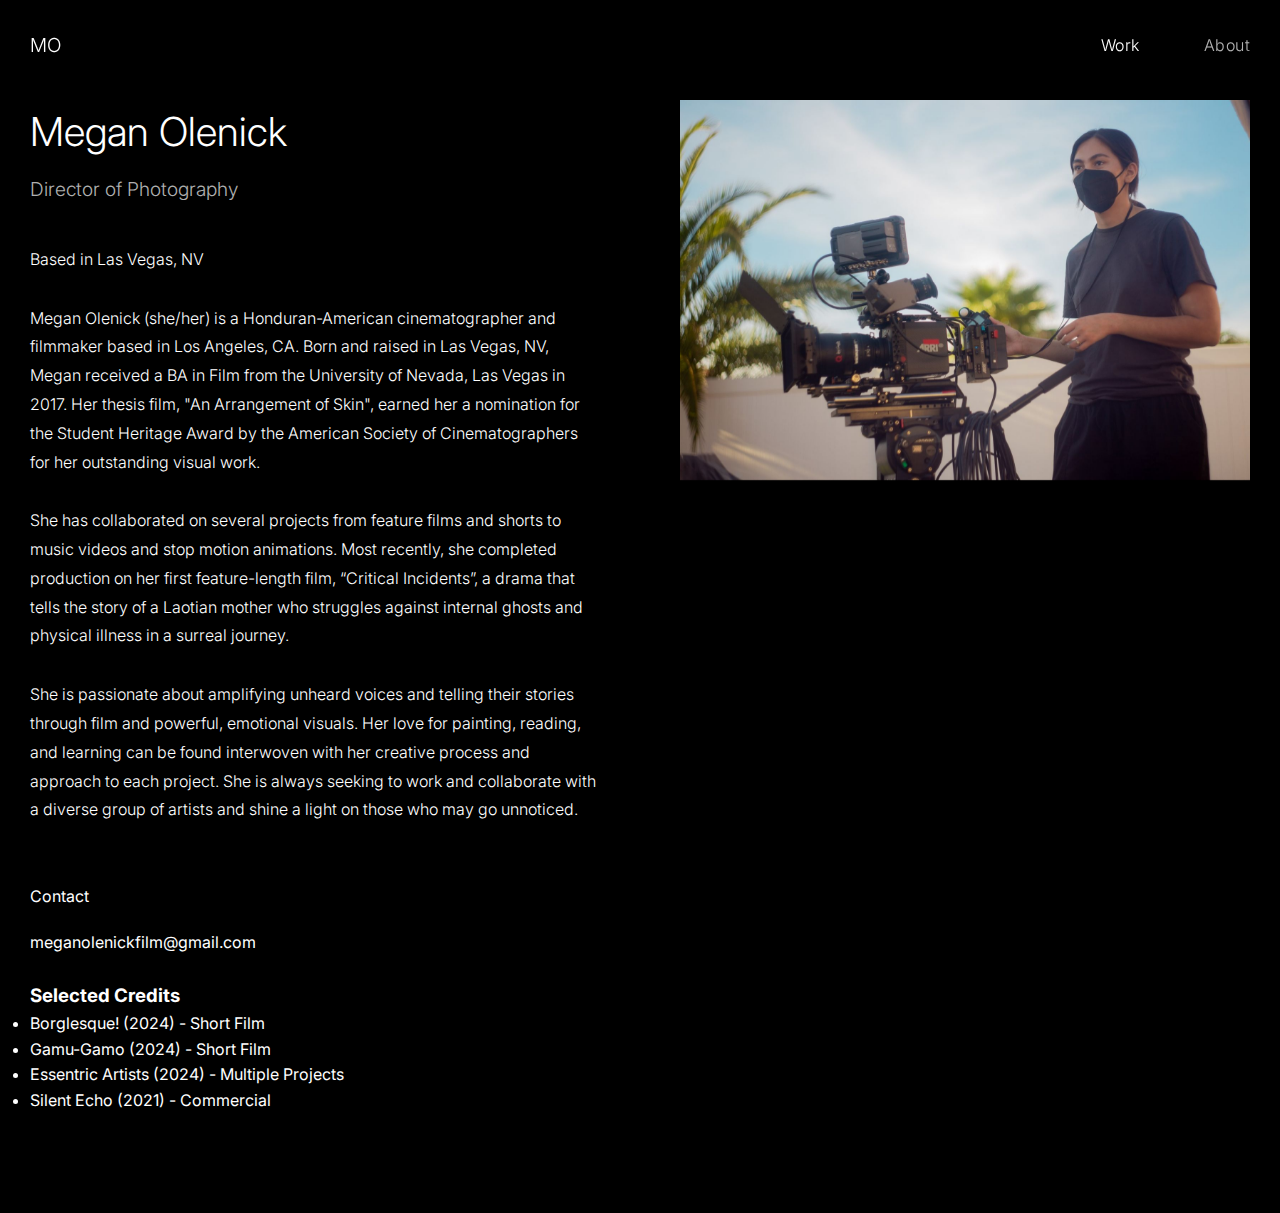
<file: about.html>
<!DOCTYPE html>
<html lang="en">
<head>
    <meta charset="UTF-8">
    <meta name="viewport" content="width=device-width, initial-scale=1.0">
    <title>About | Megan Olenick - Director of Photography</title>
    <link rel="stylesheet" href="styles.css">
    <link href="https://fonts.googleapis.com/css2?family=Inter:wght@300;400&display=swap" rel="stylesheet">
</head>
<body>
    <nav>
        <div class="nav-content">
            <a href="index.html" class="logo">MO</a>
            <div class="nav-links">
                <a href="work.html">Work</a>
                <a href="about.html" class="active">About</a>
            </div>
        </div>
    </nav>

    <main class="about-page">
        <div class="about-content">
            <div class="about-text">
                <h1>Megan Olenick</h1>
                <h2>Director of Photography</h2>
                <p>Based in Las Vegas, NV</p>
                <p>Megan Olenick (she/her) is a Honduran-American cinematographer and filmmaker based in Los Angeles, CA. Born and raised in Las Vegas, NV, Megan received a BA in Film from the University of Nevada, Las Vegas in 2017. Her thesis film, "An Arrangement of Skin", earned her a nomination for the Student Heritage Award by the American Society of Cinematographers for her outstanding visual work.</p>
                <p>She has collaborated on several projects from feature films and shorts to music videos and stop motion animations. Most recently, she completed production on her first feature-length film, “Critical Incidents”, a drama that tells the story of a Laotian mother who struggles against internal ghosts and physical illness in a surreal journey.</p>
                <p>She is passionate about amplifying unheard voices and telling their stories through film and powerful, emotional visuals. Her love for painting, reading, and learning can be found interwoven with her creative process and approach to each project. She is always seeking to work and collaborate with a diverse group of artists and shine a light on those who may go unnoticed.</p>
                <div class="contact-info">
                    <h3>Contact</h3>
                    <a href="mailto:meganolenickfilm@gmail.com">meganolenickfilm@gmail.com</a>
                </div>
                <br>
                <div class="credits">
                    <h3>Selected Credits</h3>
                    <ul>
                        <li>Borglesque! (2024) - Short Film</li>
                        <li>Gamu-Gamo (2024) - Short Film</li>
                        <li>Essentric Artists (2024) - Multiple Projects</li>
                        <li>Silent Echo (2021) - Commercial</li>
                    </ul>
                </div>
            </div>
            <div class="about-image">
                <img src="mo1.jpeg" alt="Megan Olenick">
            </div>
        </div>
    </main>

    <script src="https://cdnjs.cloudflare.com/ajax/libs/gsap/3.12.2/gsap.min.js"></script>
    <script src="script.js"></script>
</body>
</html>
</file>
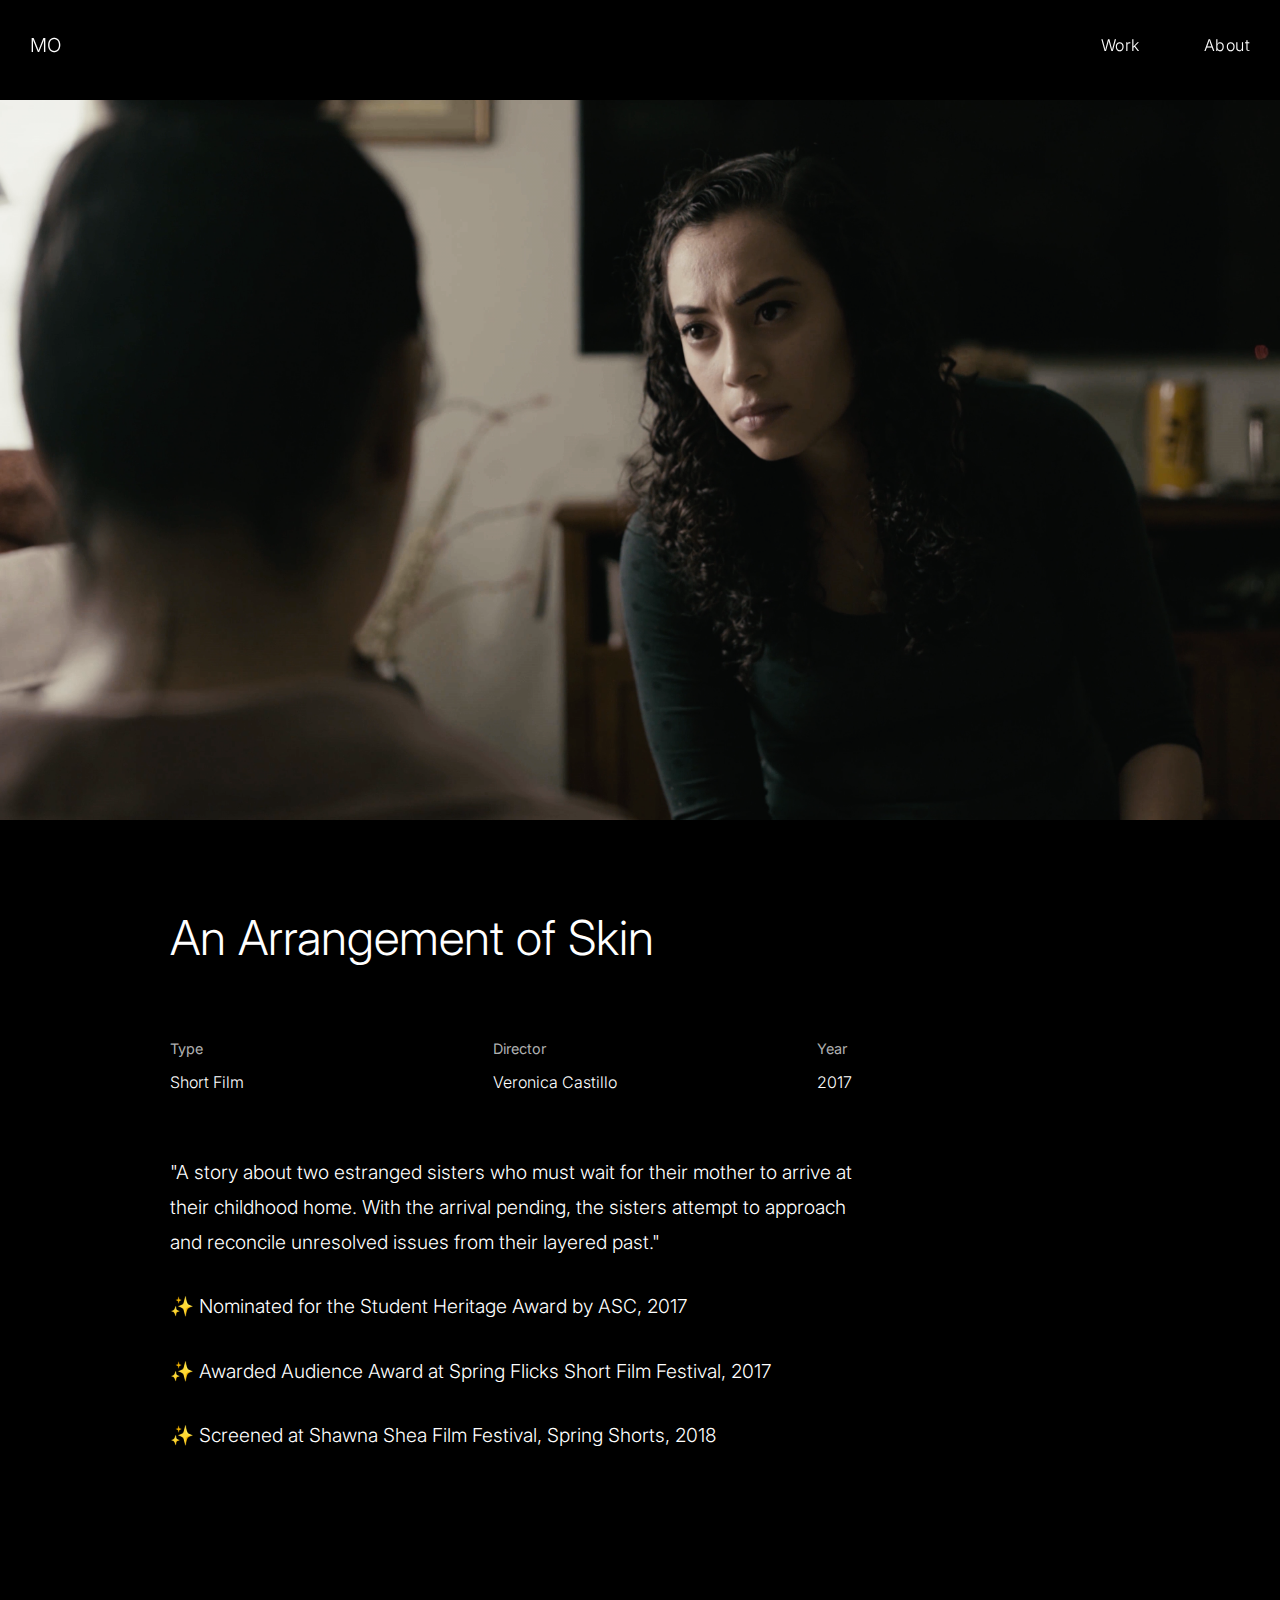
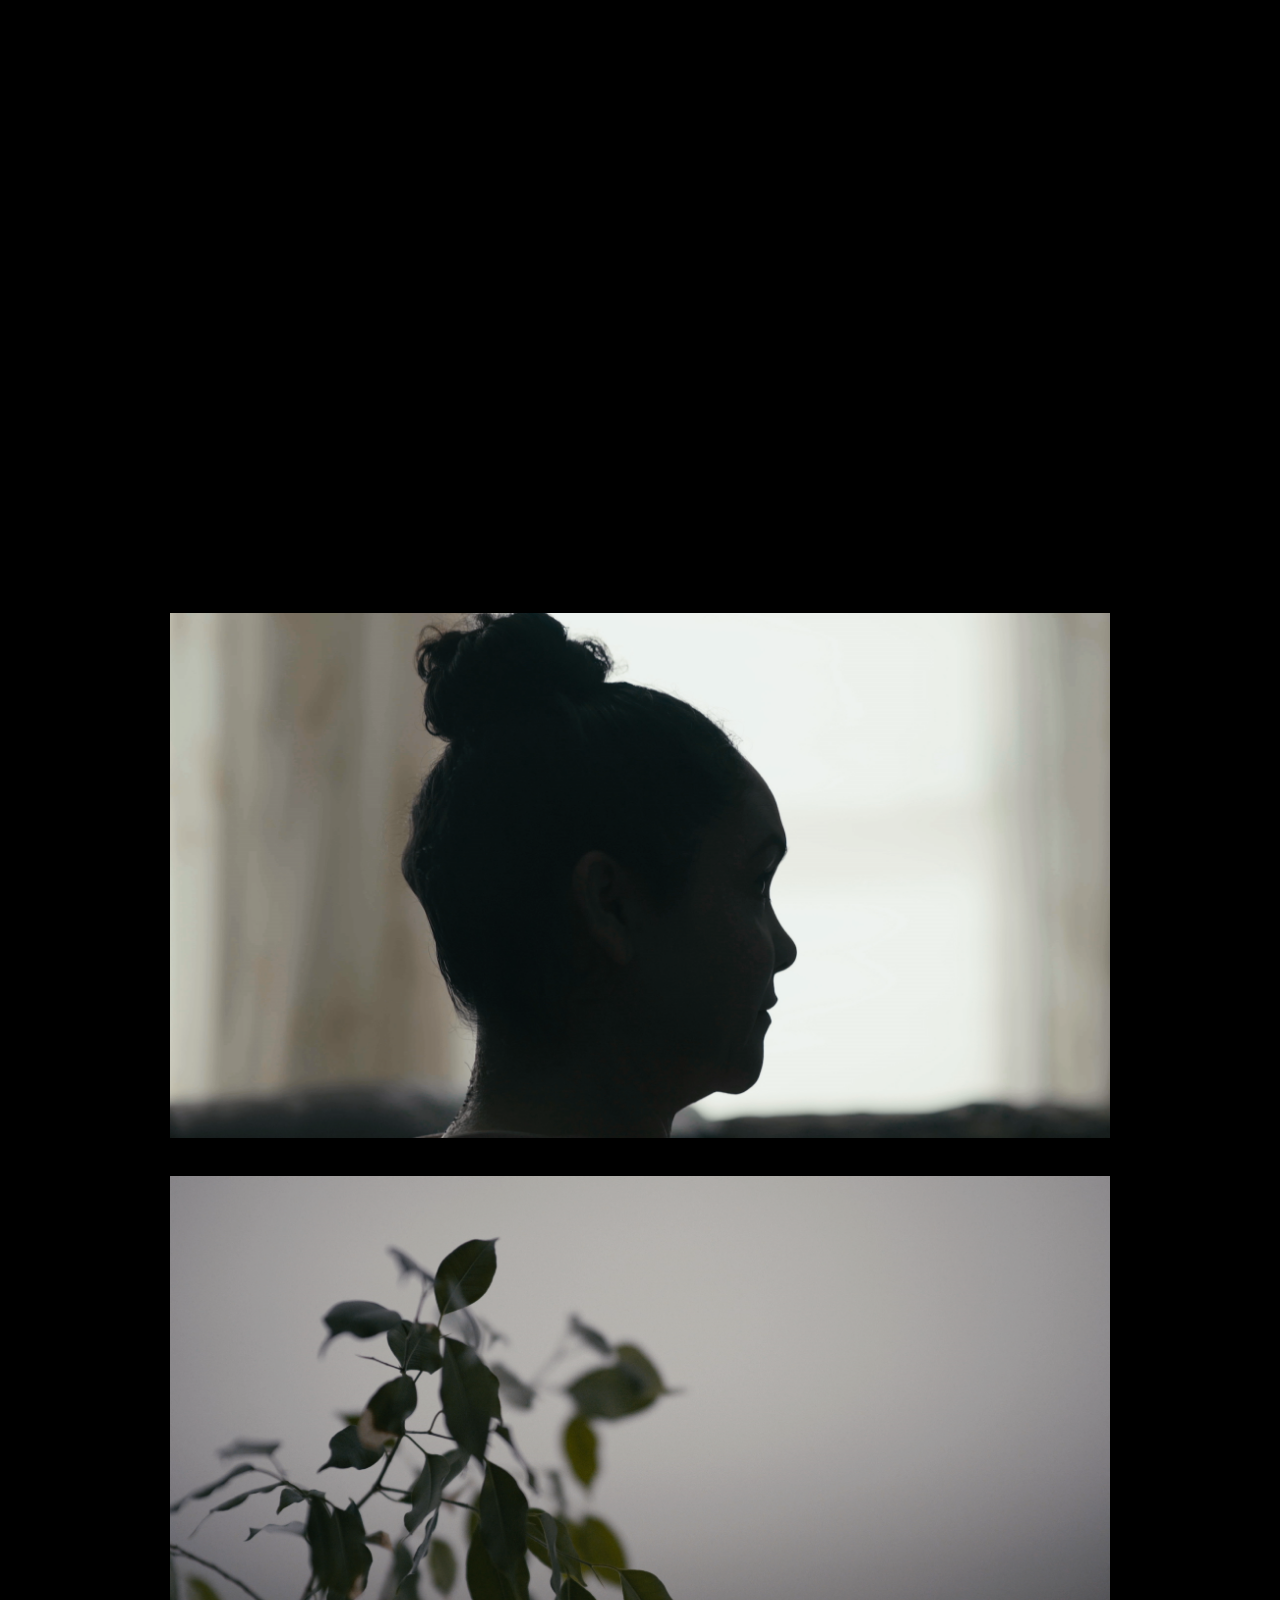
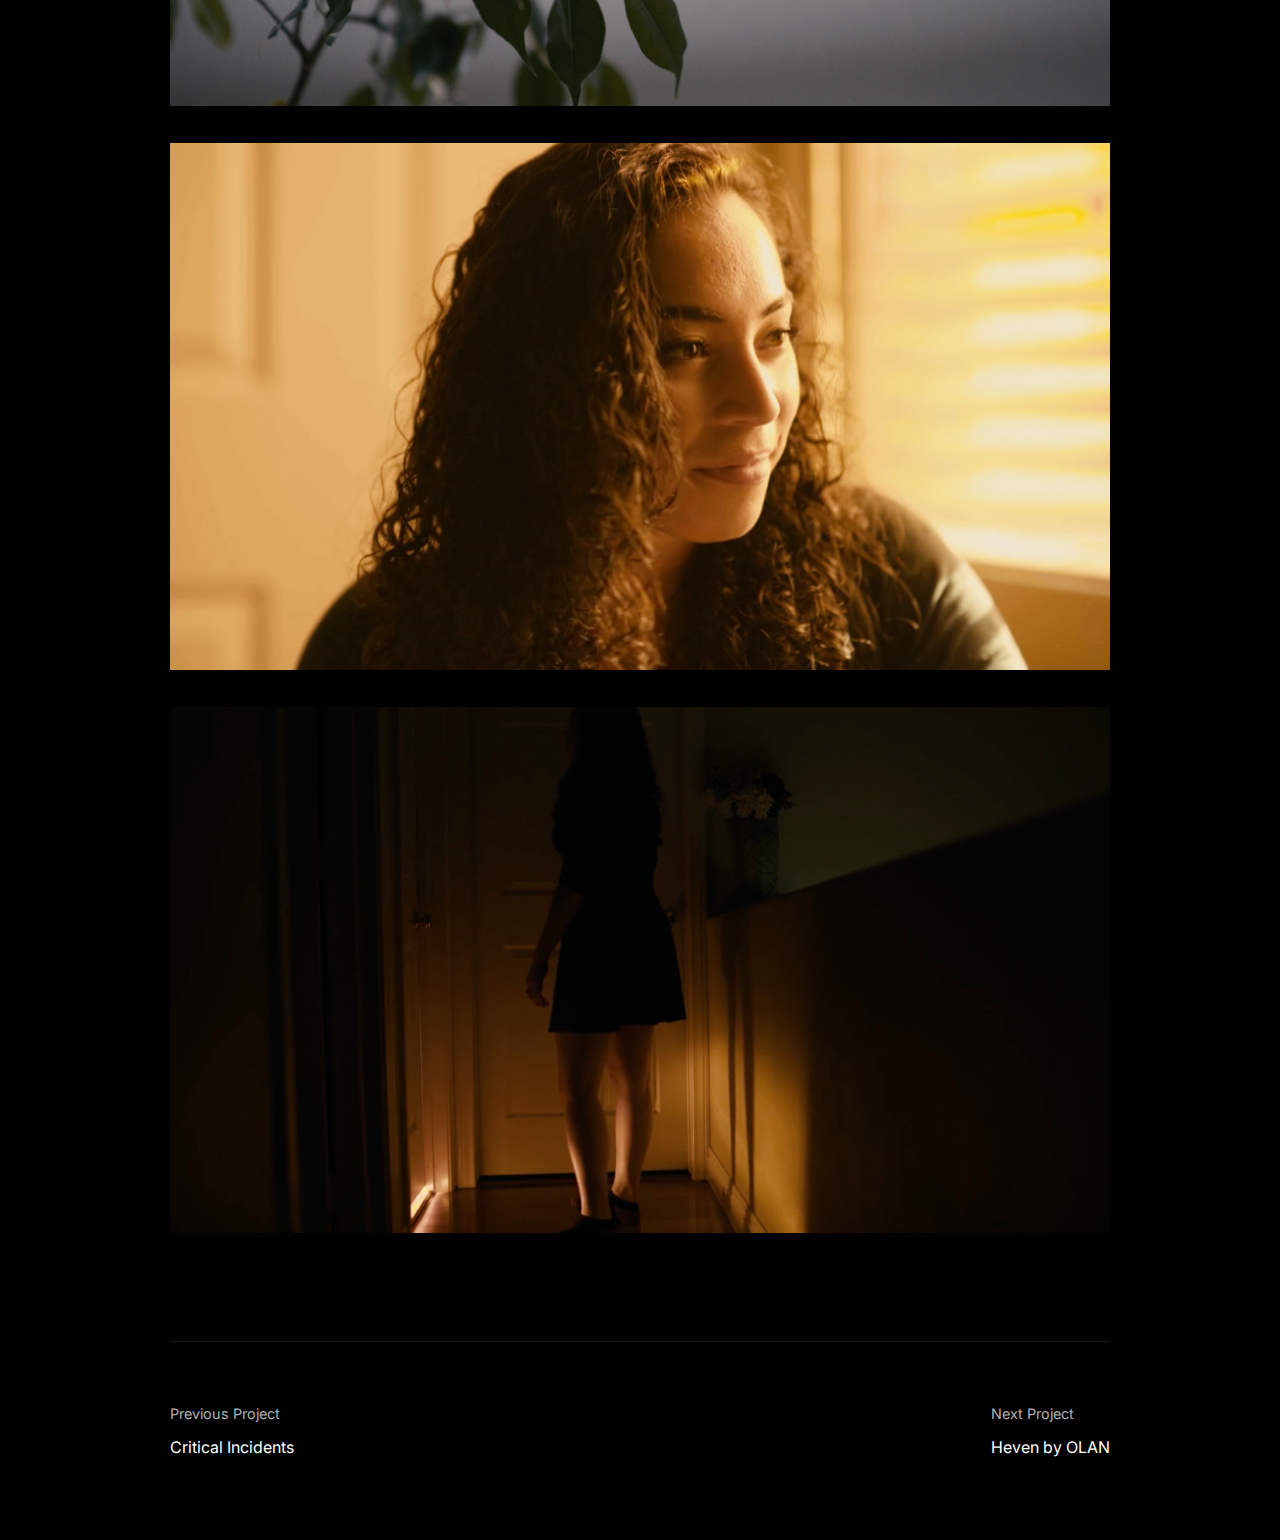
<file: arrangement-of-skin.html>
<!DOCTYPE html>
<html lang="en">
<head>
    <meta charset="UTF-8">
    <meta name="viewport" content="width=device-width, initial-scale=1.0">
    <title>An Arrangement of Skin | Megan Olenick - Director of Photography</title>
    <link rel="stylesheet" href="styles.css">
    <link href="https://fonts.googleapis.com/css2?family=Inter:wght@300;400&display=swap" rel="stylesheet">
</head>
<body>
    <nav>
        <div class="nav-content">
            <a href="index.html" class="logo">MO</a>
            <div class="nav-links">
                <a href="work.html">Work</a>
                <a href="about.html">About</a>
            </div>
        </div>
    </nav>

    <main class="project-page">
        <div class="project-hero">
            <img src="a5.png" alt="An Arrangement of Skin">
        </div>

        <div class="project-content">
            <header class="project-header">
                <h1>An Arrangement of Skin</h1>
            </header>

            <div class="project-details">
                <div class="project-detail-item">
                    <h3>Type</h3>
                    <p>Short Film</p>
                </div>
                <div class="project-detail-item">
                    <h3>Director</h3>
                    <p>Veronica Castillo</p>
                </div>
                <div class="project-detail-item">
                    <h3>Year</h3>
                    <p>2017</p>
                </div>
            </div>

            <div class="project-description">
                <p>"A story about two estranged sisters who must wait for their mother to arrive at their childhood home. With the arrival pending, the sisters attempt to approach and reconcile unresolved issues from their layered past."</p>
                <p>✨ Nominated for the Student Heritage Award by ASC, 2017</p>
                <p>✨ Awarded Audience Award at Spring Flicks Short Film Festival, 2017</p>
                <p>✨ Screened at Shawna Shea Film Festival, Spring Shorts, 2018</p>
            </div>

            <div class="video-container">
                <iframe src="https://player.vimeo.com/video/293220930" width="100%" height="600" frameborder="0" allow="autoplay; fullscreen; picture-in-picture" allowfullscreen></iframe>
            </div>

            <div class="project-images">
                <div class="project-image-full">
                    <img src="a1.png" alt="Scene from An Arrangement of Skin">
                </div>
                <div class="project-image-full">
                    <img src="a2.png" alt="Scene from An Arrangement of Skin">
                </div>
                <div class="project-image-full">
                    <img src="a3.png" alt="Scene from An Arrangement of Skin">
                </div>
                <div class="project-image-full">
                    <img src="a4.png" alt="Scene from An Arrangement of Skin">
                </div>
            </div>

            <div class="project-navigation">
                <a href="critical-incidents.html" class="project-nav-link">
                    <span>Previous Project</span>
                    Critical Incidents
                </a>
                <a href="heaven-by-olan.html" class="project-nav-link">
                    <span>Next Project</span>
                    Heven by OLAN
                </a>
            </div>
        </div>
    </main>

    <script src="https://cdnjs.cloudflare.com/ajax/libs/gsap/3.12.2/gsap.min.js"></script>
    <script src="script.js"></script>
</body>
</html>
</file>
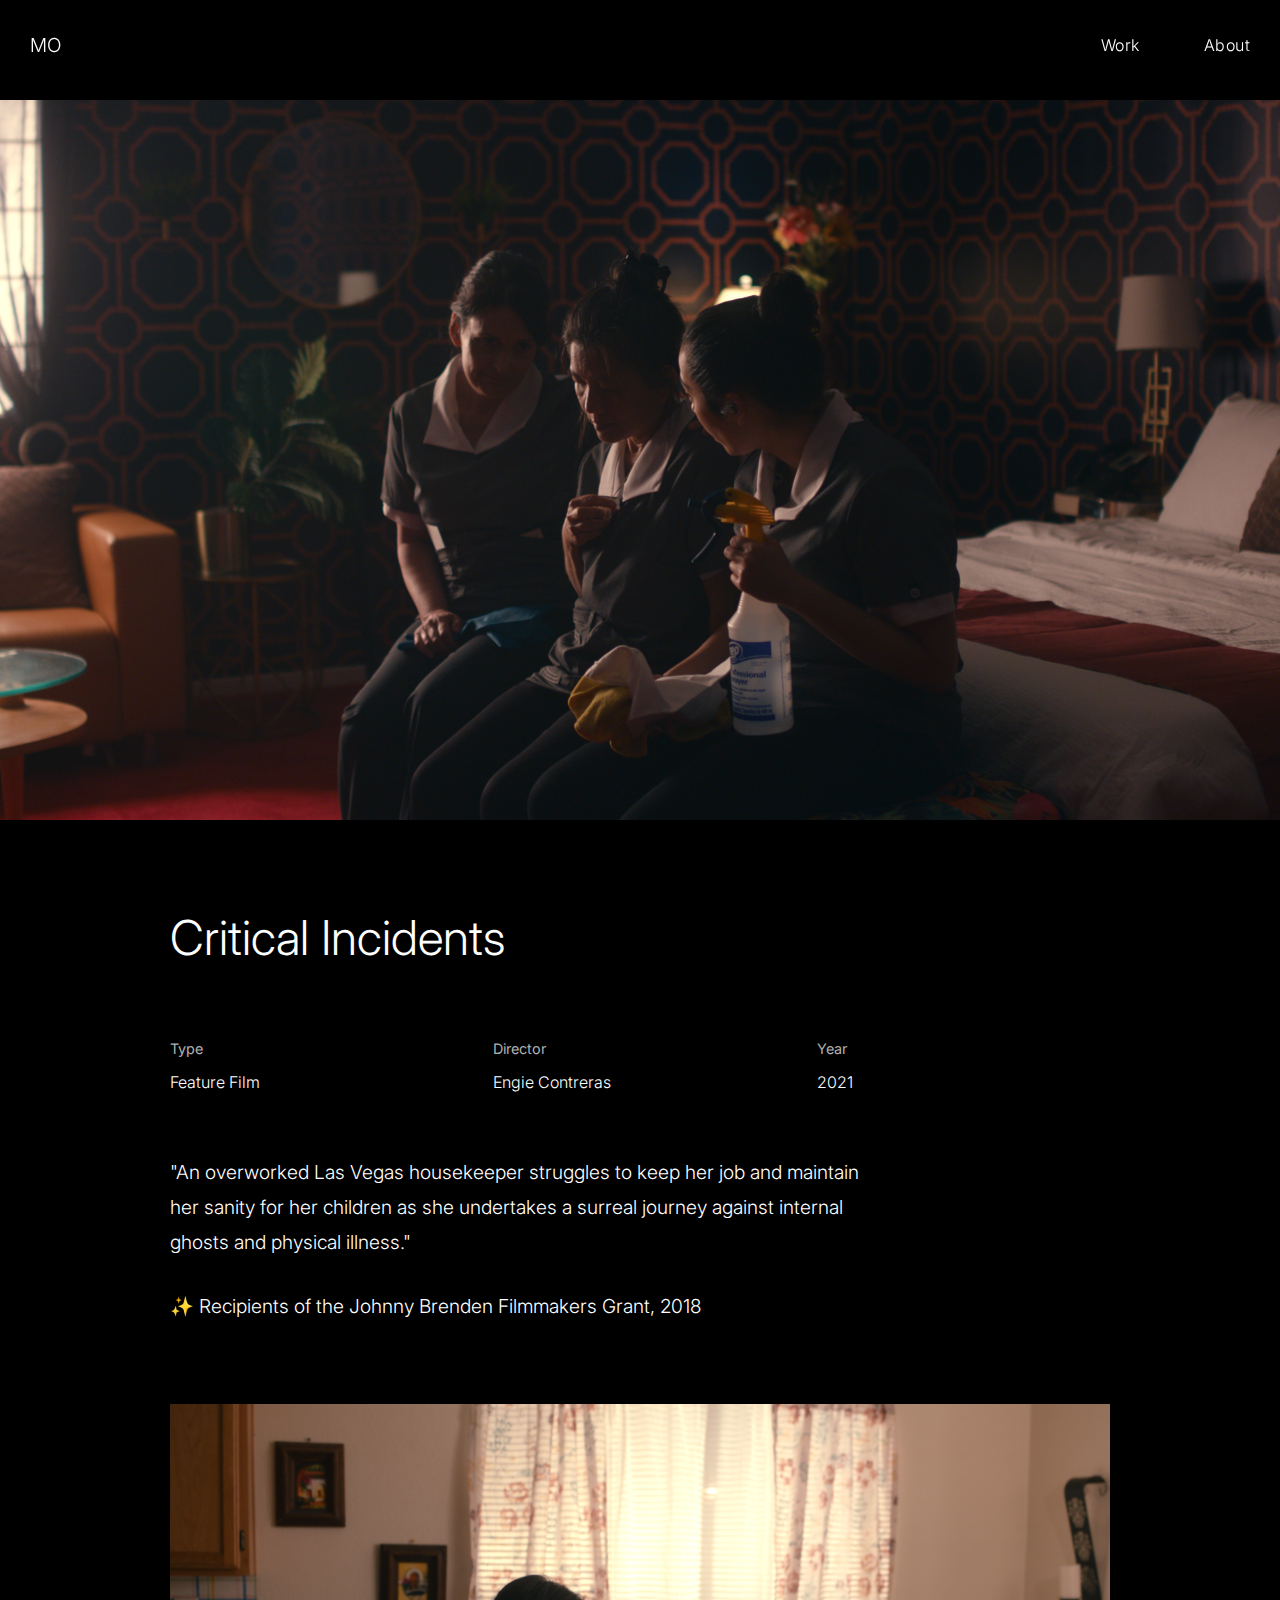
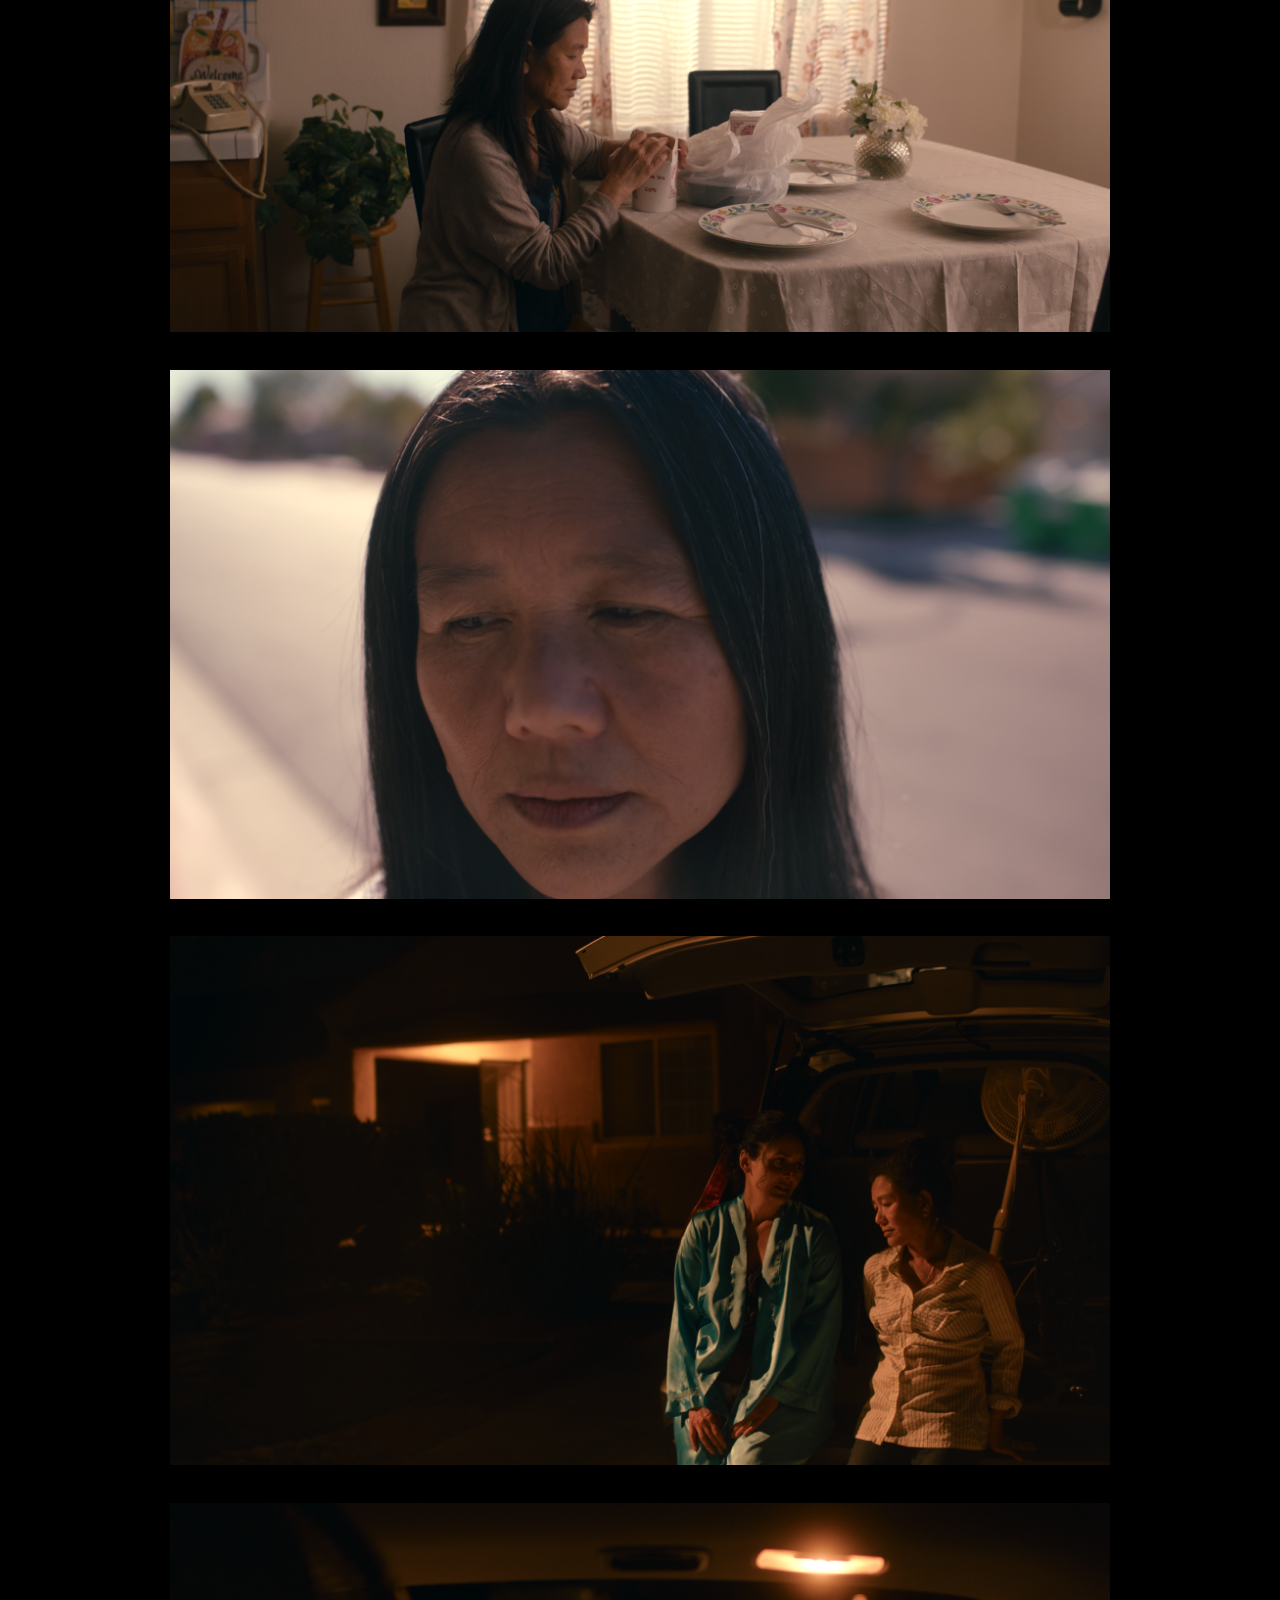
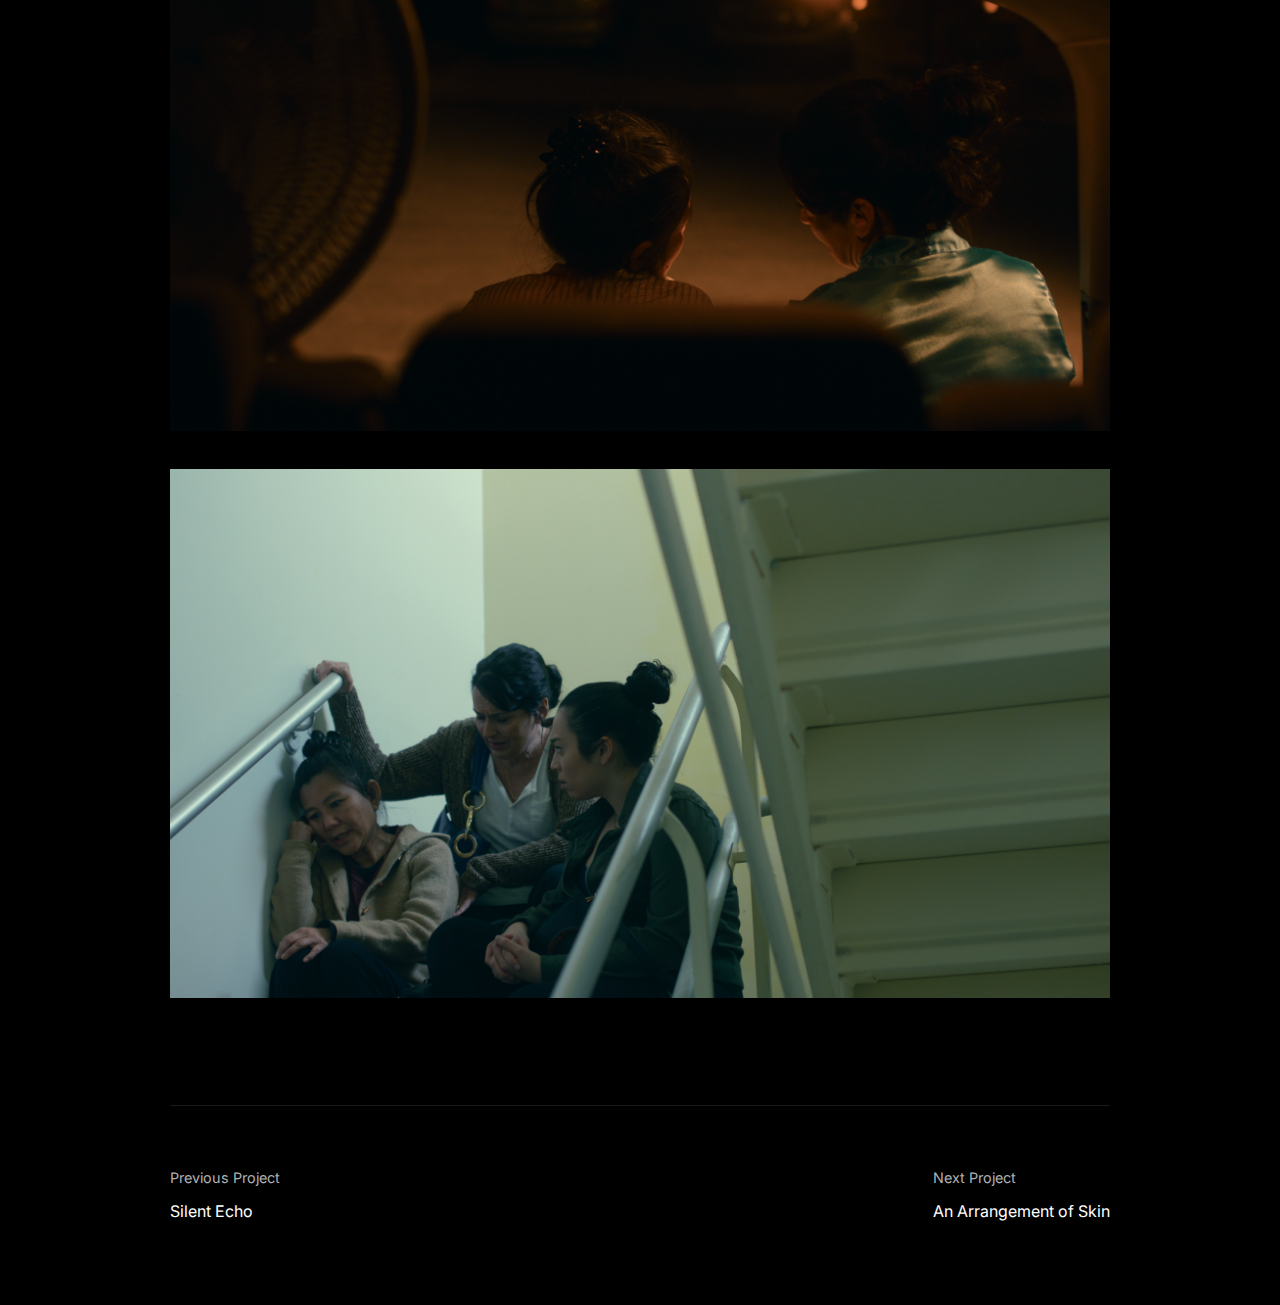
<file: critical-incidents.html>
<!DOCTYPE html>
<html lang="en">
<head>
    <meta charset="UTF-8">
    <meta name="viewport" content="width=device-width, initial-scale=1.0">
    <title>Critical Incidents | Megan Olenick - Director of Photography</title>
    <link rel="stylesheet" href="styles.css">
    <link href="https://fonts.googleapis.com/css2?family=Inter:wght@300;400&display=swap" rel="stylesheet">
</head>
<body>
    <nav>
        <div class="nav-content">
            <a href="index.html" class="logo">MO</a>
            <div class="nav-links">
                <a href="work.html">Work</a>
                <a href="about.html">About</a>
            </div>
        </div>
    </nav>

    <main class="project-page">
        <div class="project-hero">
            <img src="ci1.png" alt="The Last Light">
        </div>

        <div class="project-content">
            <header class="project-header">
                <h1>Critical Incidents</h1>
            </header>

            <div class="project-details">
                <div class="project-detail-item">
                    <h3>Type</h3>
                    <p>Feature Film</p>
                </div>
                <div class="project-detail-item">
                    <h3>Director</h3>
                    <p>Engie Contreras</p>
                </div>
                <div class="project-detail-item">
                    <h3>Year</h3>
                    <p>2021</p>
                </div>
            </div>

            <div class="project-description">
                <p>"An overworked Las Vegas housekeeper struggles to keep her job and maintain her sanity for her children as she undertakes a surreal journey against internal ghosts and physical illness."</p>
                <p>✨ Recipients of the Johnny Brenden Filmmakers Grant, 2018</p>
            </div>

            <div class="project-images">
                <div class="project-image-full">
                    <img src="c12.png" alt="Scene from The Last Light">
                </div>
                <div class="project-image-full">
                    <img src="c13.png" alt="Scene from The Last Light">
                </div>
                <div class="project-image-full">
                    <img src="c14.png" alt="Scene from The Last Light">
                </div>
                <div class="project-image-full">
                    <img src="ci5.png" alt="Scene from The Last Light">
                </div>
                <div class="project-image-full">
                    <img src="ci6.png" alt="Scene from The Last Light">
                </div>
            </div>

            <div class="project-navigation">
                <a href="silent-echo.html" class="project-nav-link">
                    <span>Previous Project</span>
                    Silent Echo
                </a>
                <a href="arrangement-of-skin.html" class="project-nav-link">
                    <span>Next Project</span>
                    An Arrangement of Skin
                </a>
            </div>
        </div>
    </main>

    <script src="https://cdnjs.cloudflare.com/ajax/libs/gsap/3.12.2/gsap.min.js"></script>
    <script src="script.js"></script>
</body>
</html>
</file>
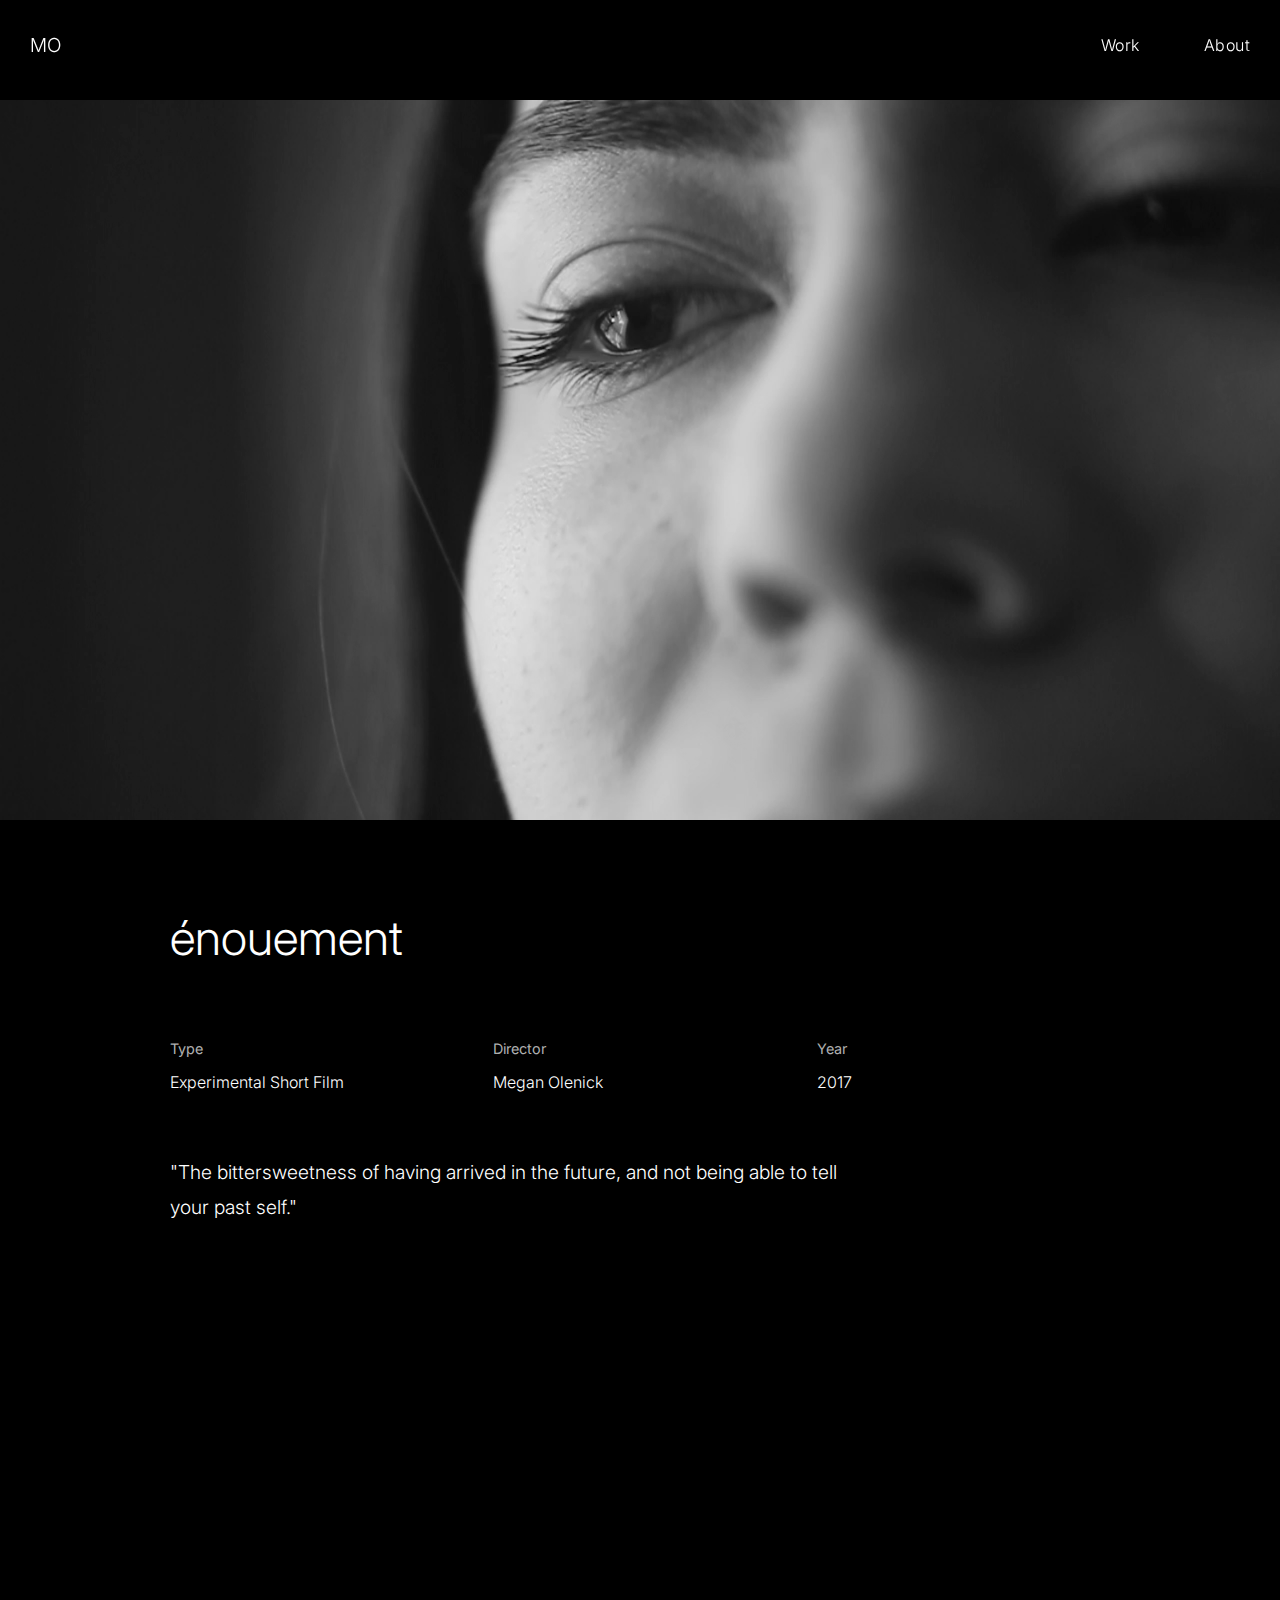
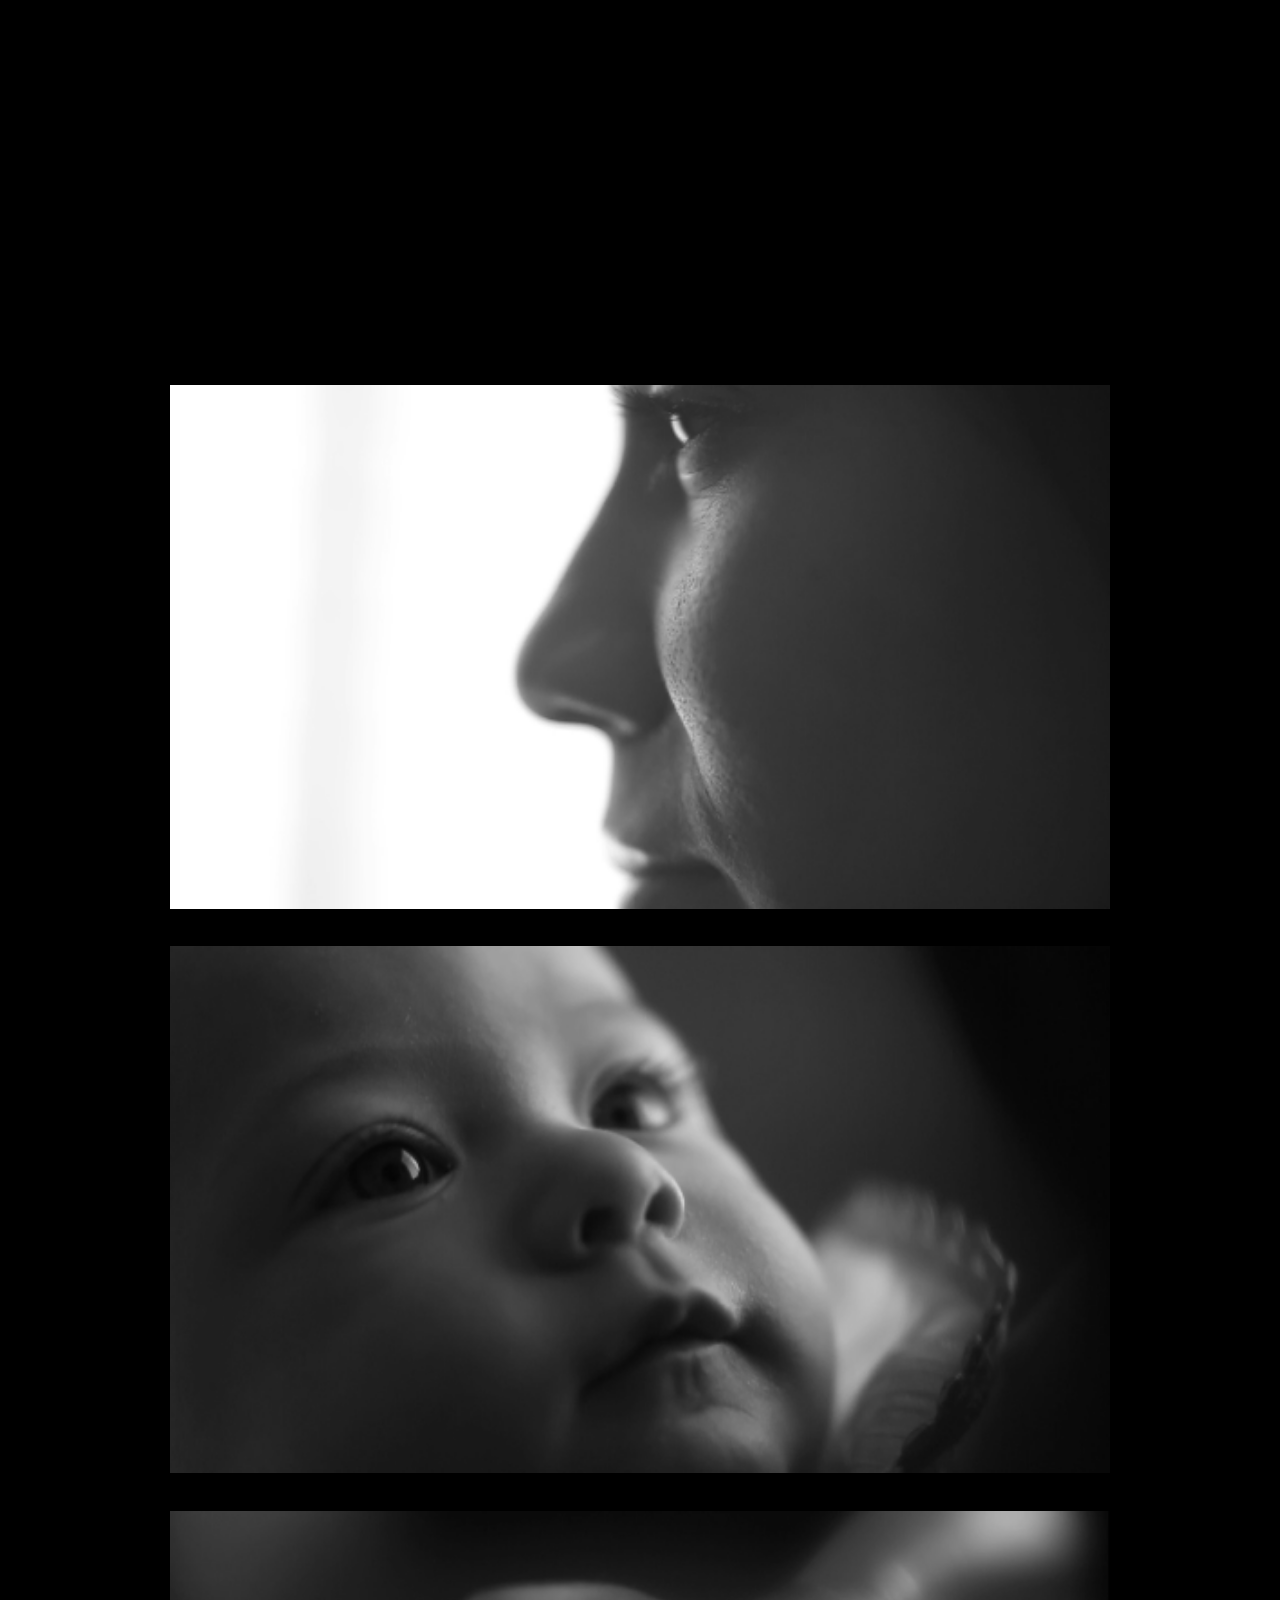
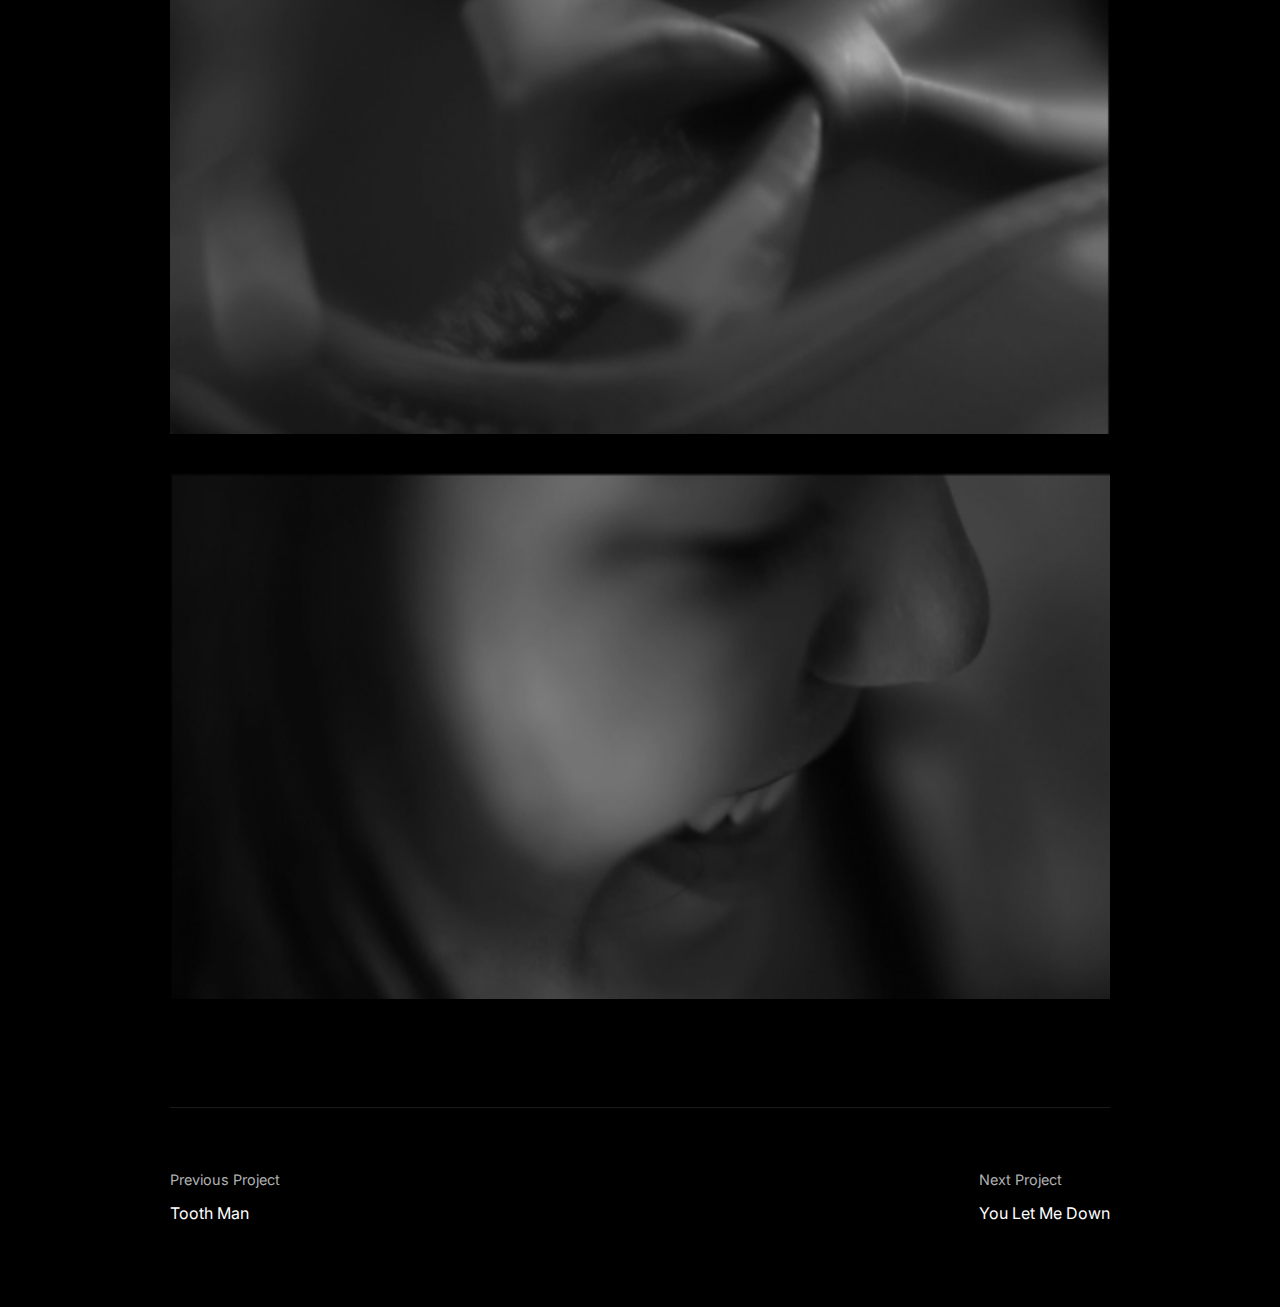
<file: enouement.html>
<!DOCTYPE html>
<html lang="en">
<head>
    <meta charset="UTF-8">
    <meta name="viewport" content="width=device-width, initial-scale=1.0">
    <title>énouement | Megan Olenick - Director of Photography</title>
    <link rel="stylesheet" href="styles.css">
    <link href="https://fonts.googleapis.com/css2?family=Inter:wght@300;400&display=swap" rel="stylesheet">
</head>
<body>
    <nav>
        <div class="nav-content">
            <a href="index.html" class="logo">MO</a>
            <div class="nav-links">
                <a href="work.html">Work</a>
                <a href="about.html">About</a>
            </div>
        </div>
    </nav>

    <main class="project-page">
        <div class="project-hero">
            <img src="e5.png" alt="énouement">
        </div>

        <div class="project-content">
            <header class="project-header">
                <h1>énouement</h1>
            </header>

            <div class="project-details">
                <div class="project-detail-item">
                    <h3>Type</h3>
                    <p>Experimental Short Film</p>
                </div>
                <div class="project-detail-item">
                    <h3>Director</h3>
                    <p>Megan Olenick</p>
                </div>
                <div class="project-detail-item">
                    <h3>Year</h3>
                    <p>2017</p>
                </div>
            </div>

            <div class="project-description">
                <p>"The bittersweetness of having arrived in the future, and not being able to tell your past self."</p>
            </div>

            <div class="video-container">
                <iframe src="https://player.vimeo.com/video/214227651" width="100%" height="600" frameborder="0" allow="autoplay; fullscreen; picture-in-picture" allowfullscreen></iframe>
            </div>

            <div class="project-images">
                <div class="project-image-full">
                    <img src="e1.png" alt="Scene from énouement">
                </div>
                <div class="project-image-full">
                    <img src="e2.png" alt="Scene from énouement">
                </div>
                <div class="project-image-full">
                    <img src="e3.png" alt="Scene from énouement">
                </div>
                <div class="project-image-full">
                    <img src="e4.png" alt="Scene from énouement">
                </div>
            </div>

            <div class="project-navigation">
                <a href="toothman.html" class="project-nav-link">
                    <span>Previous Project</span>
                    Tooth Man
                </a>
                <a href="you-let-me-down.html" class="project-nav-link">
                    <span>Next Project</span>
                    You Let Me Down
                </a>
            </div>
        </div>
    </main>

    <script src="https://cdnjs.cloudflare.com/ajax/libs/gsap/3.12.2/gsap.min.js"></script>
    <script src="script.js"></script>
</body>
</html>
</file>
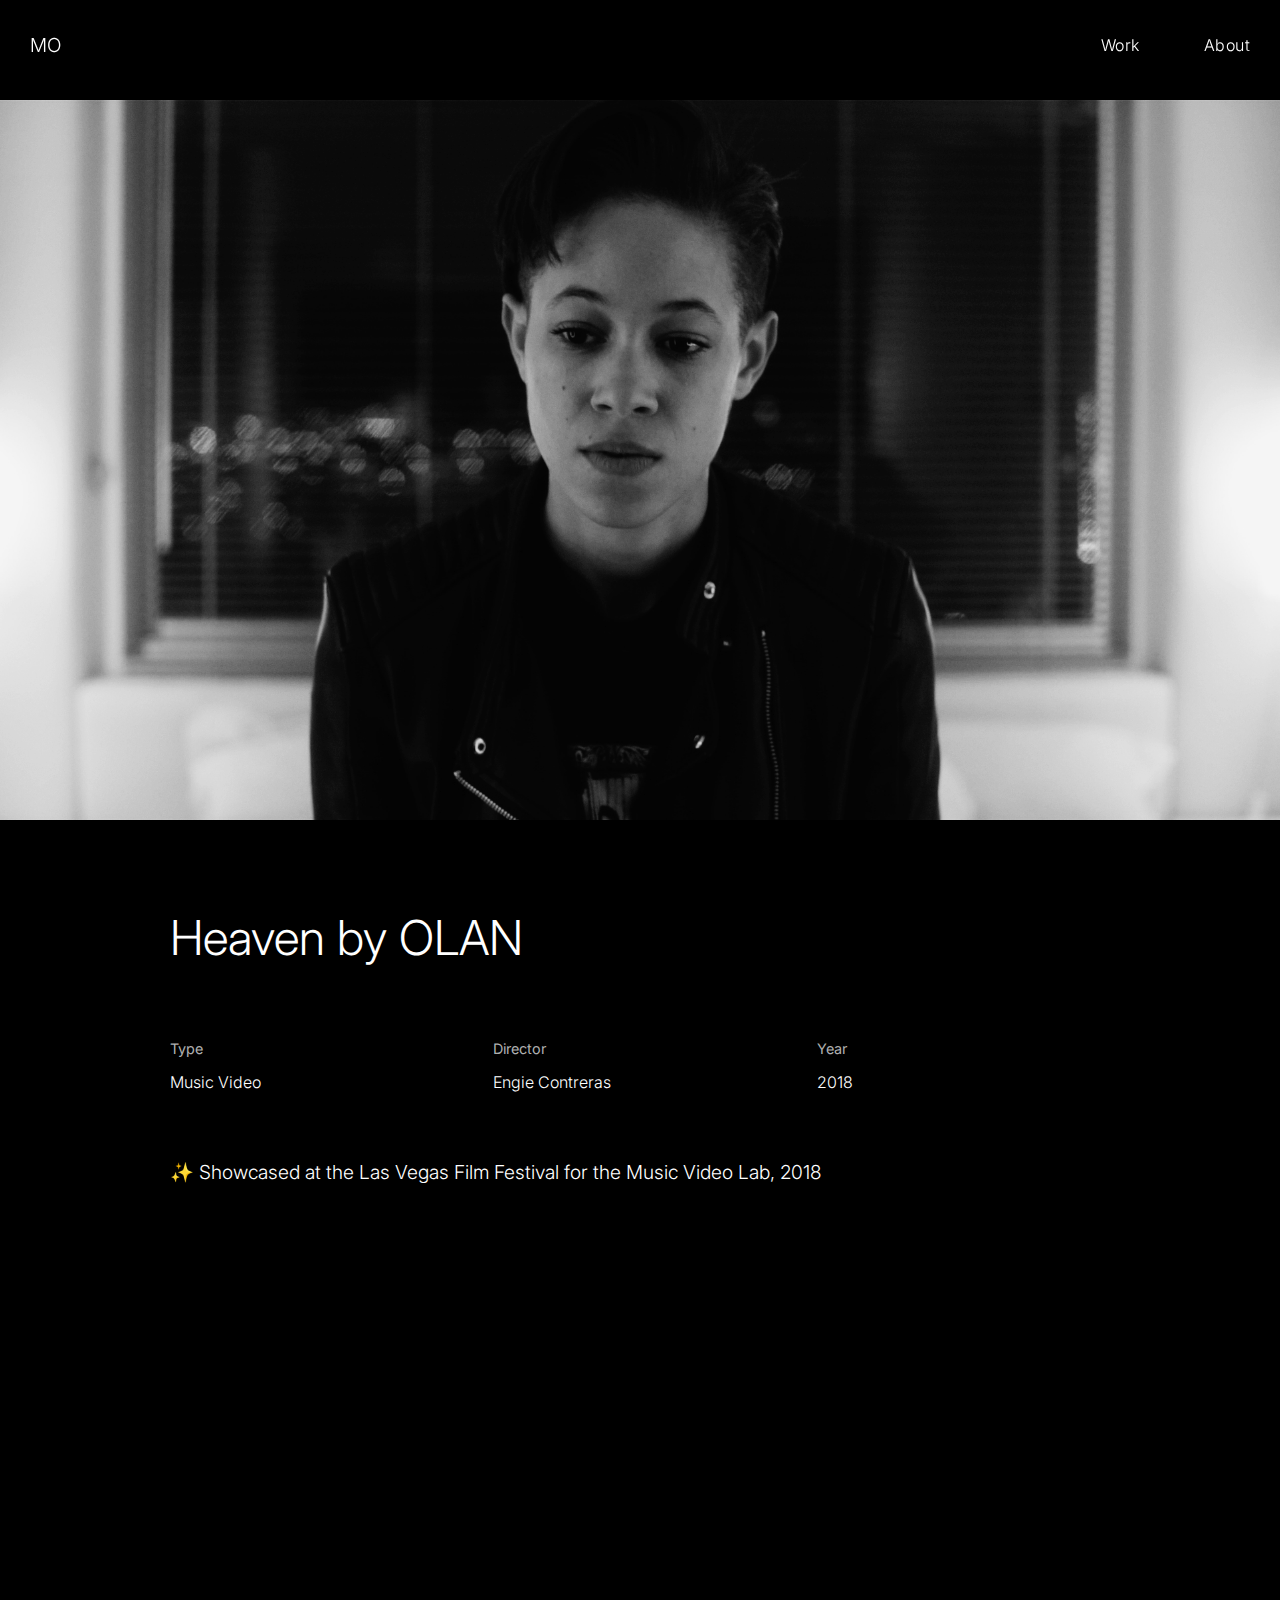
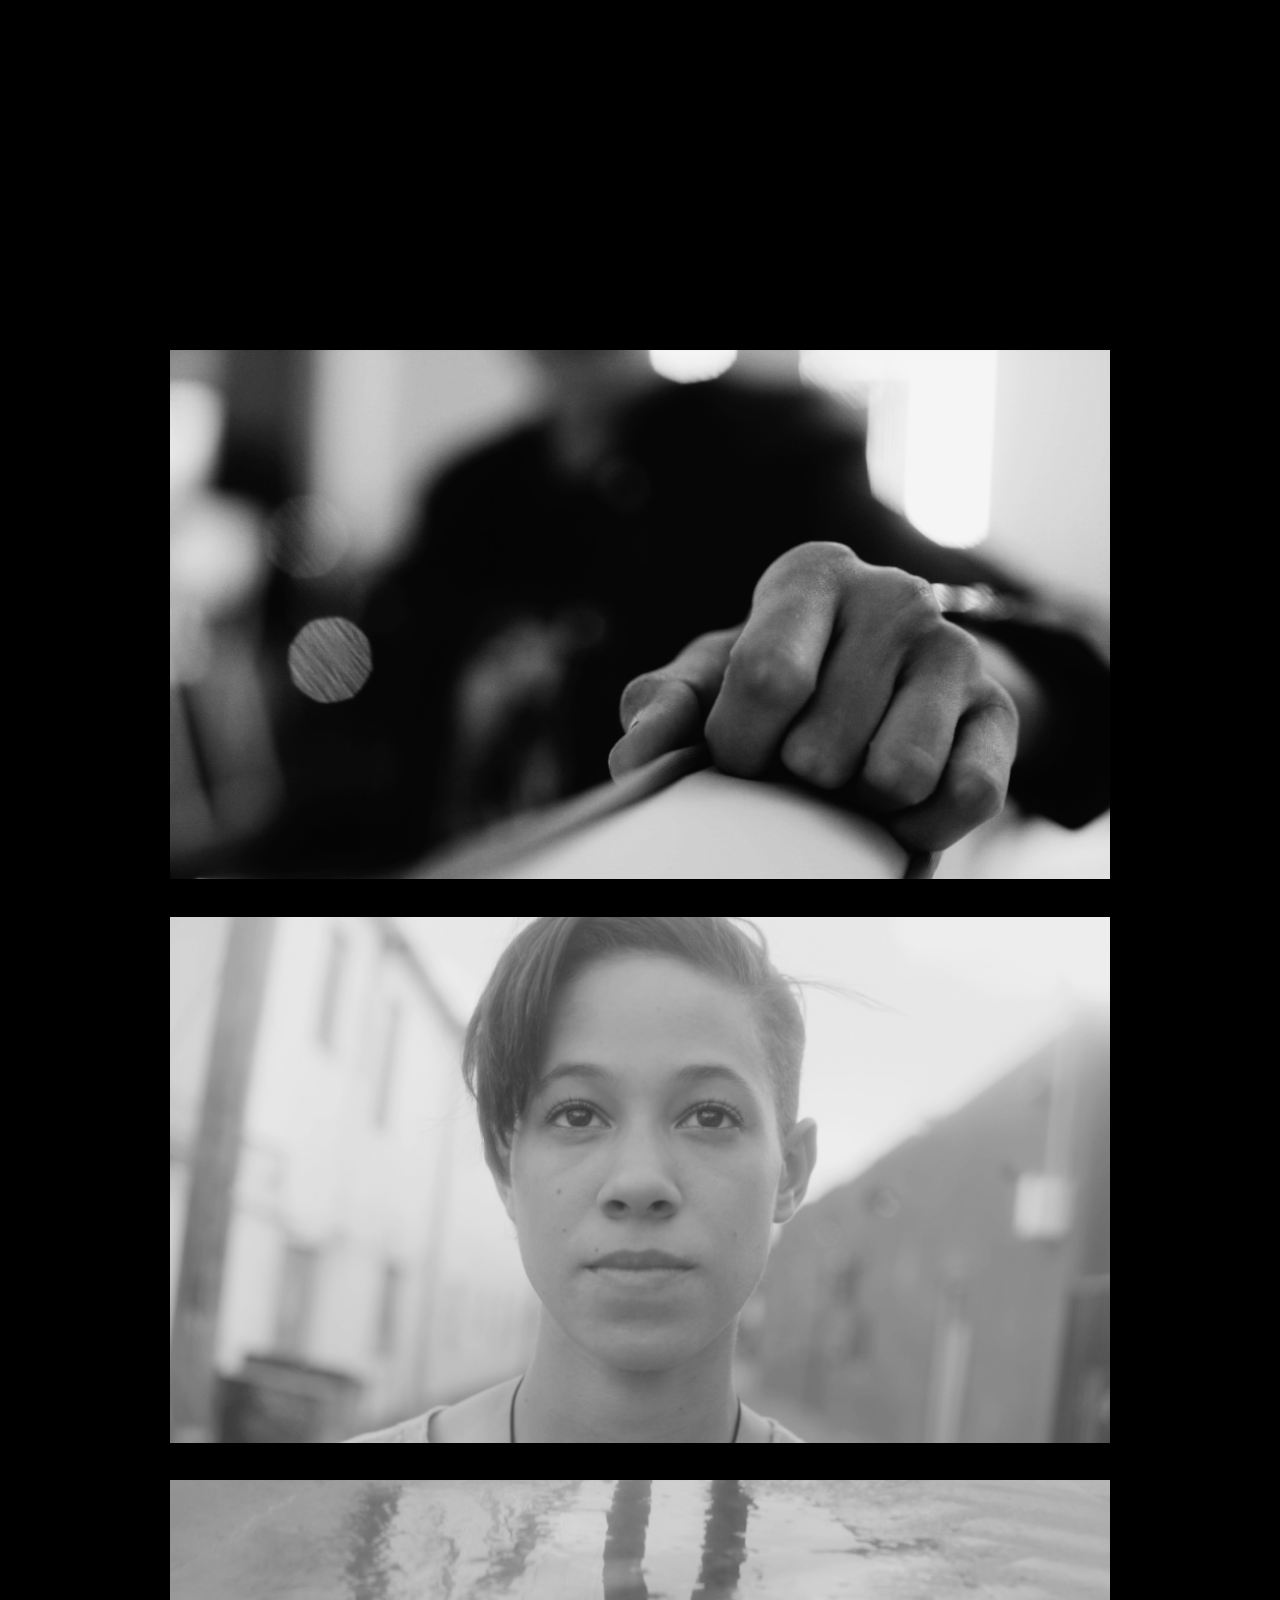
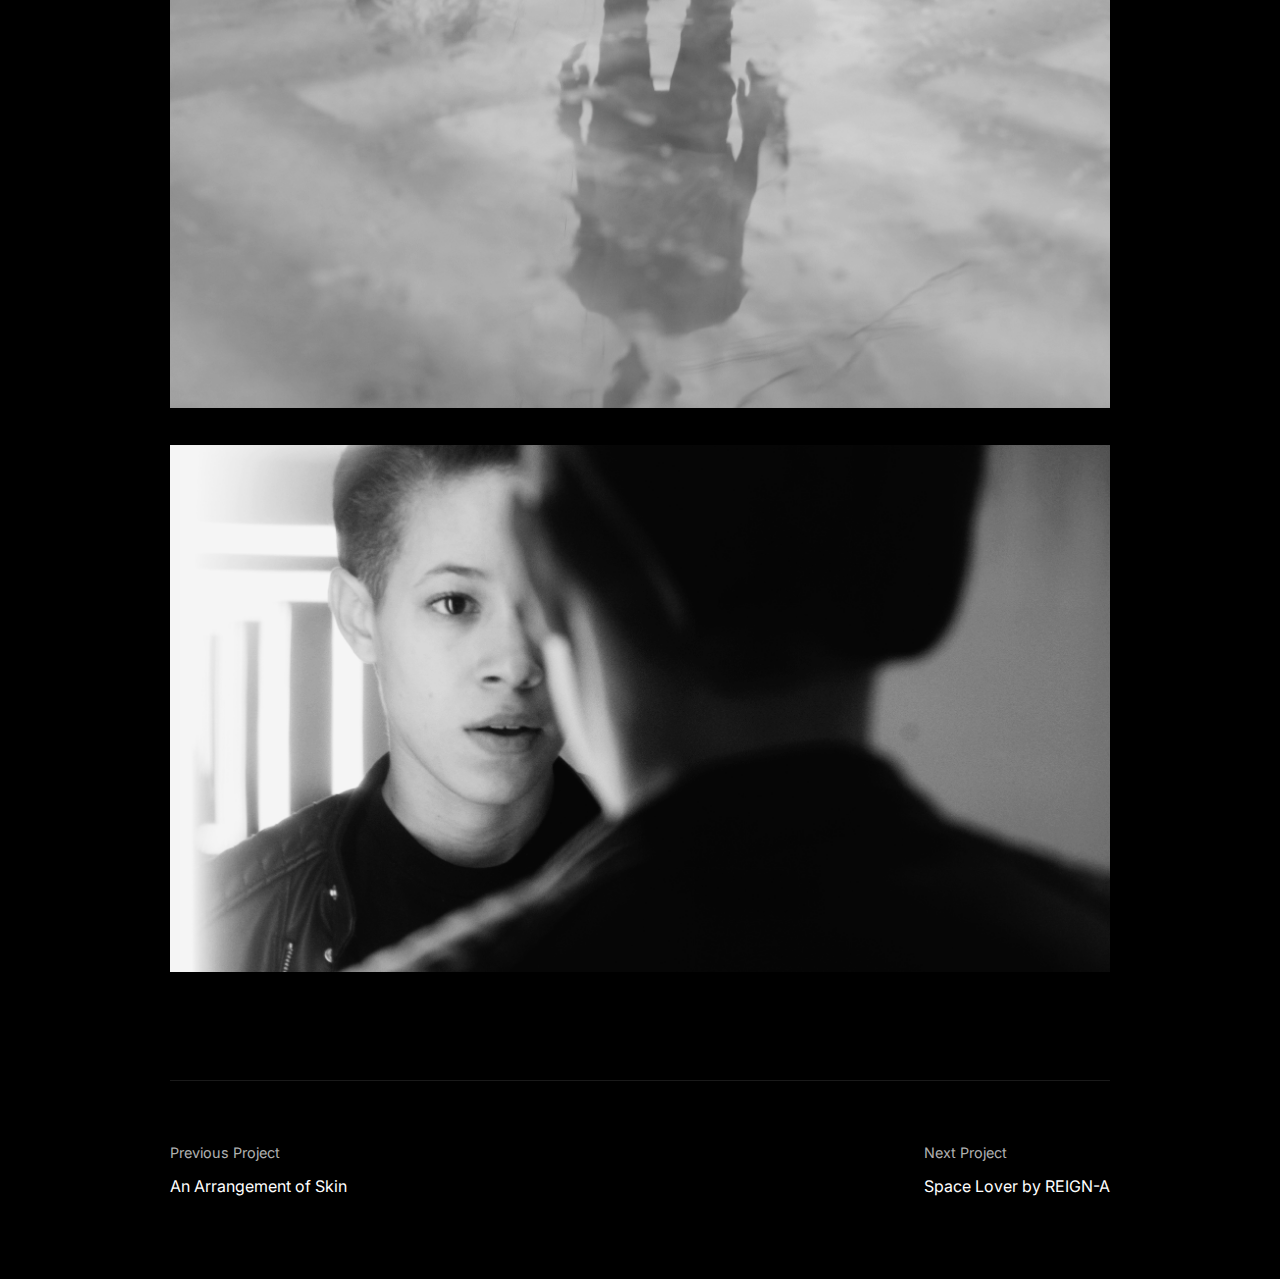
<file: heaven-by-olan.html>
<!DOCTYPE html>
<html lang="en">
<head>
    <meta charset="UTF-8">
    <meta name="viewport" content="width=device-width, initial-scale=1.0">
    <title>Heaven by OLAN | Megan Olenick - Director of Photography</title>
    <link rel="stylesheet" href="styles.css">
    <link href="https://fonts.googleapis.com/css2?family=Inter:wght@300;400&display=swap" rel="stylesheet">
</head>
<body>
    <nav>
        <div class="nav-content">
            <a href="index.html" class="logo">MO</a>
            <div class="nav-links">
                <a href="work.html">Work</a>
                <a href="about.html">About</a>
            </div>
        </div>
    </nav>

    <main class="project-page">
        <div class="project-hero">
            <img src="01.png" alt="Neon Nights">
        </div>

        <div class="project-content">
            <header class="project-header">
                <h1>Heaven by OLAN</h1>
            </header>

            <div class="project-details">
                <div class="project-detail-item">
                    <h3>Type</h3>
                    <p>Music Video</p>
                </div>
                <div class="project-detail-item">
                    <h3>Director</h3>
                    <p>Engie Contreras</p>
                </div>
                <div class="project-detail-item">
                    <h3>Year</h3>
                    <p>2018</p>
                </div>
            </div>

            <div class="project-description">
                <p>✨ Showcased at the Las Vegas Film Festival for the Music Video Lab, 2018</p>
            </div>

            <div class="video-container">
                <iframe src="https://player.vimeo.com/video/293224411" width="100%" height="600" frameborder="0" allow="autoplay; fullscreen; picture-in-picture" allowfullscreen></iframe>
            </div>

            <div class="project-images">
                <div class="project-image-full">
                    <img src="02.png" alt="Scene from Neon Nights">
                </div>
                <div class="project-image-full">
                    <img src="03.png" alt="Scene from Neon Nights">
                </div>
                <div class="project-image-full">
                    <img src="04.png" alt="Scene from Neon Nights">
                </div>
                <div class="project-image-full">
                    <img src="05.png" alt="Scene from Neon Nights">
                </div>
            </div>

            <div class="project-navigation">
                <a href="arrangement-of-skin.html" class="project-nav-link">
                    <span>Previous Project</span>
                    An Arrangement of Skin
                </a>
                <a href="space-lover.html" class="project-nav-link">
                    <span>Next Project</span>
                    Space Lover by REIGN-A
                </a>
            </div>
        </div>
    </main>

    <script src="https://cdnjs.cloudflare.com/ajax/libs/gsap/3.12.2/gsap.min.js"></script>
    <script src="script.js"></script>
</body>
</html>
</file>
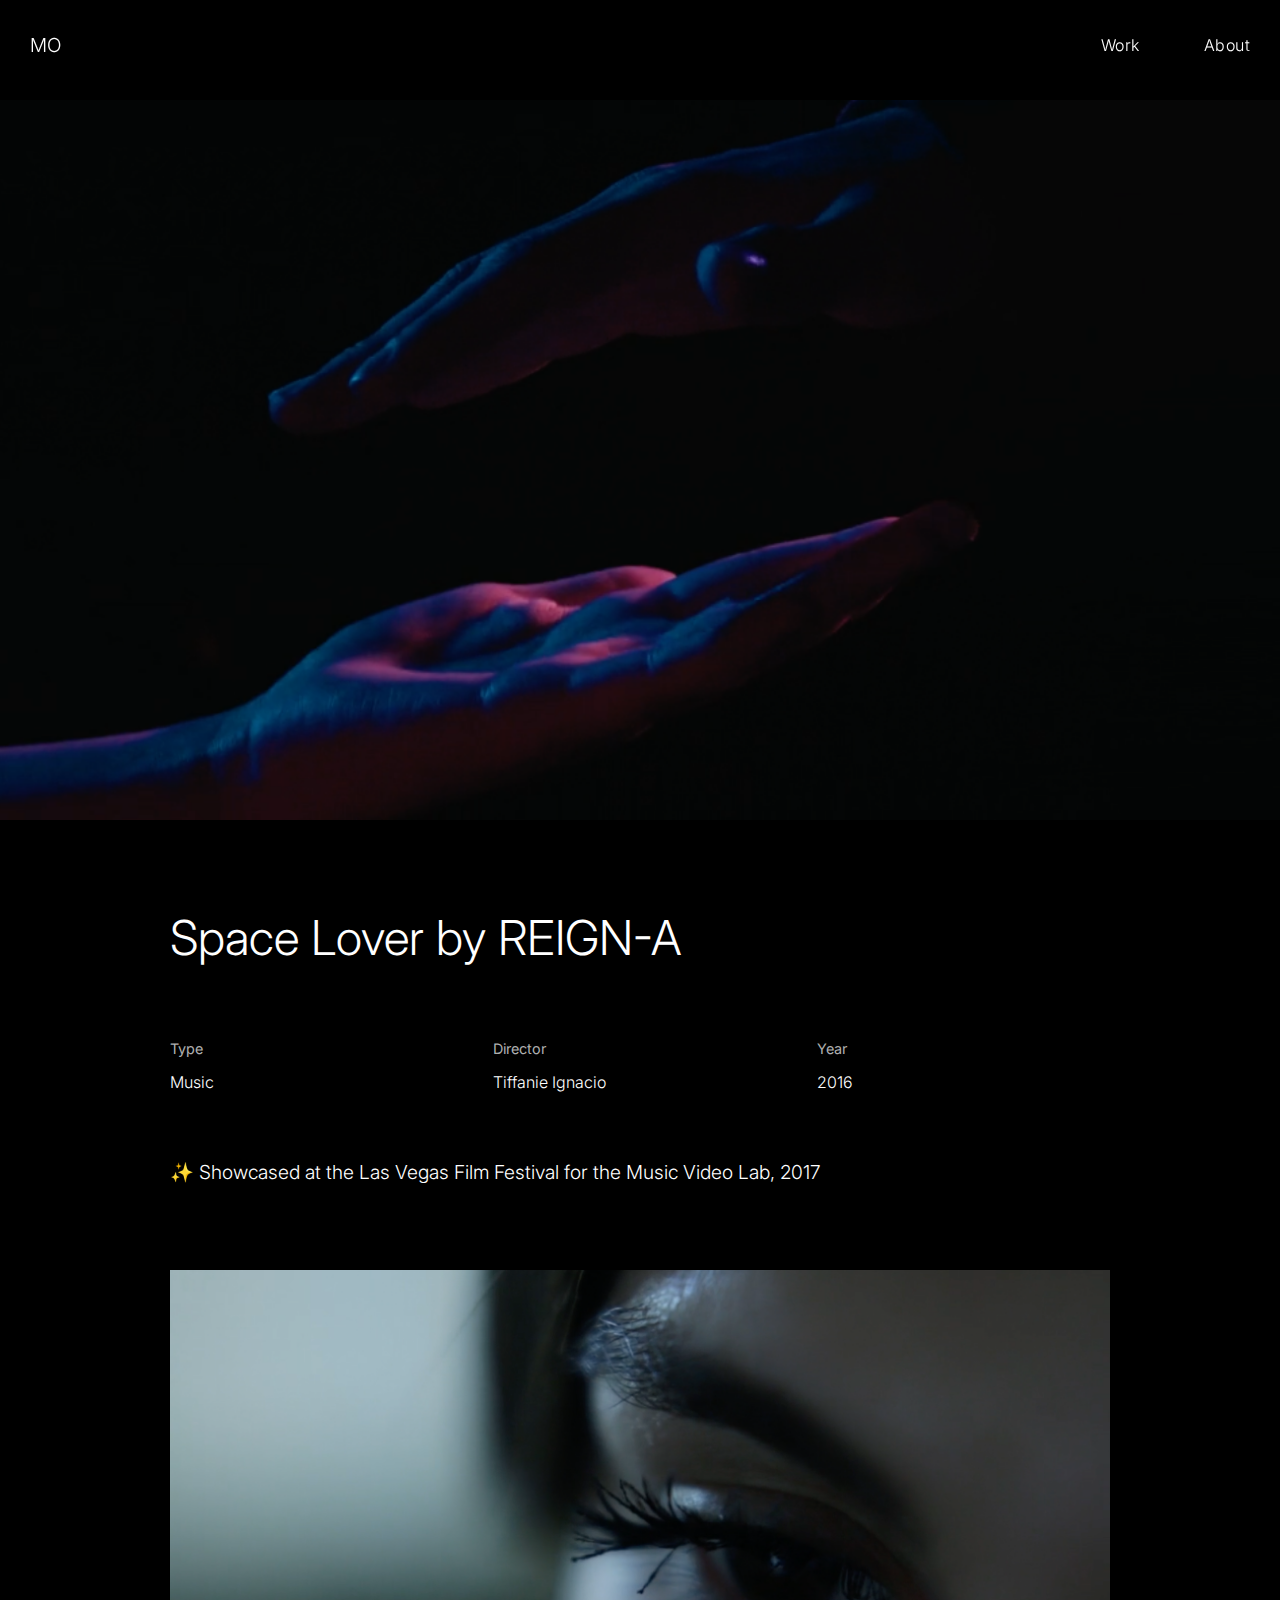
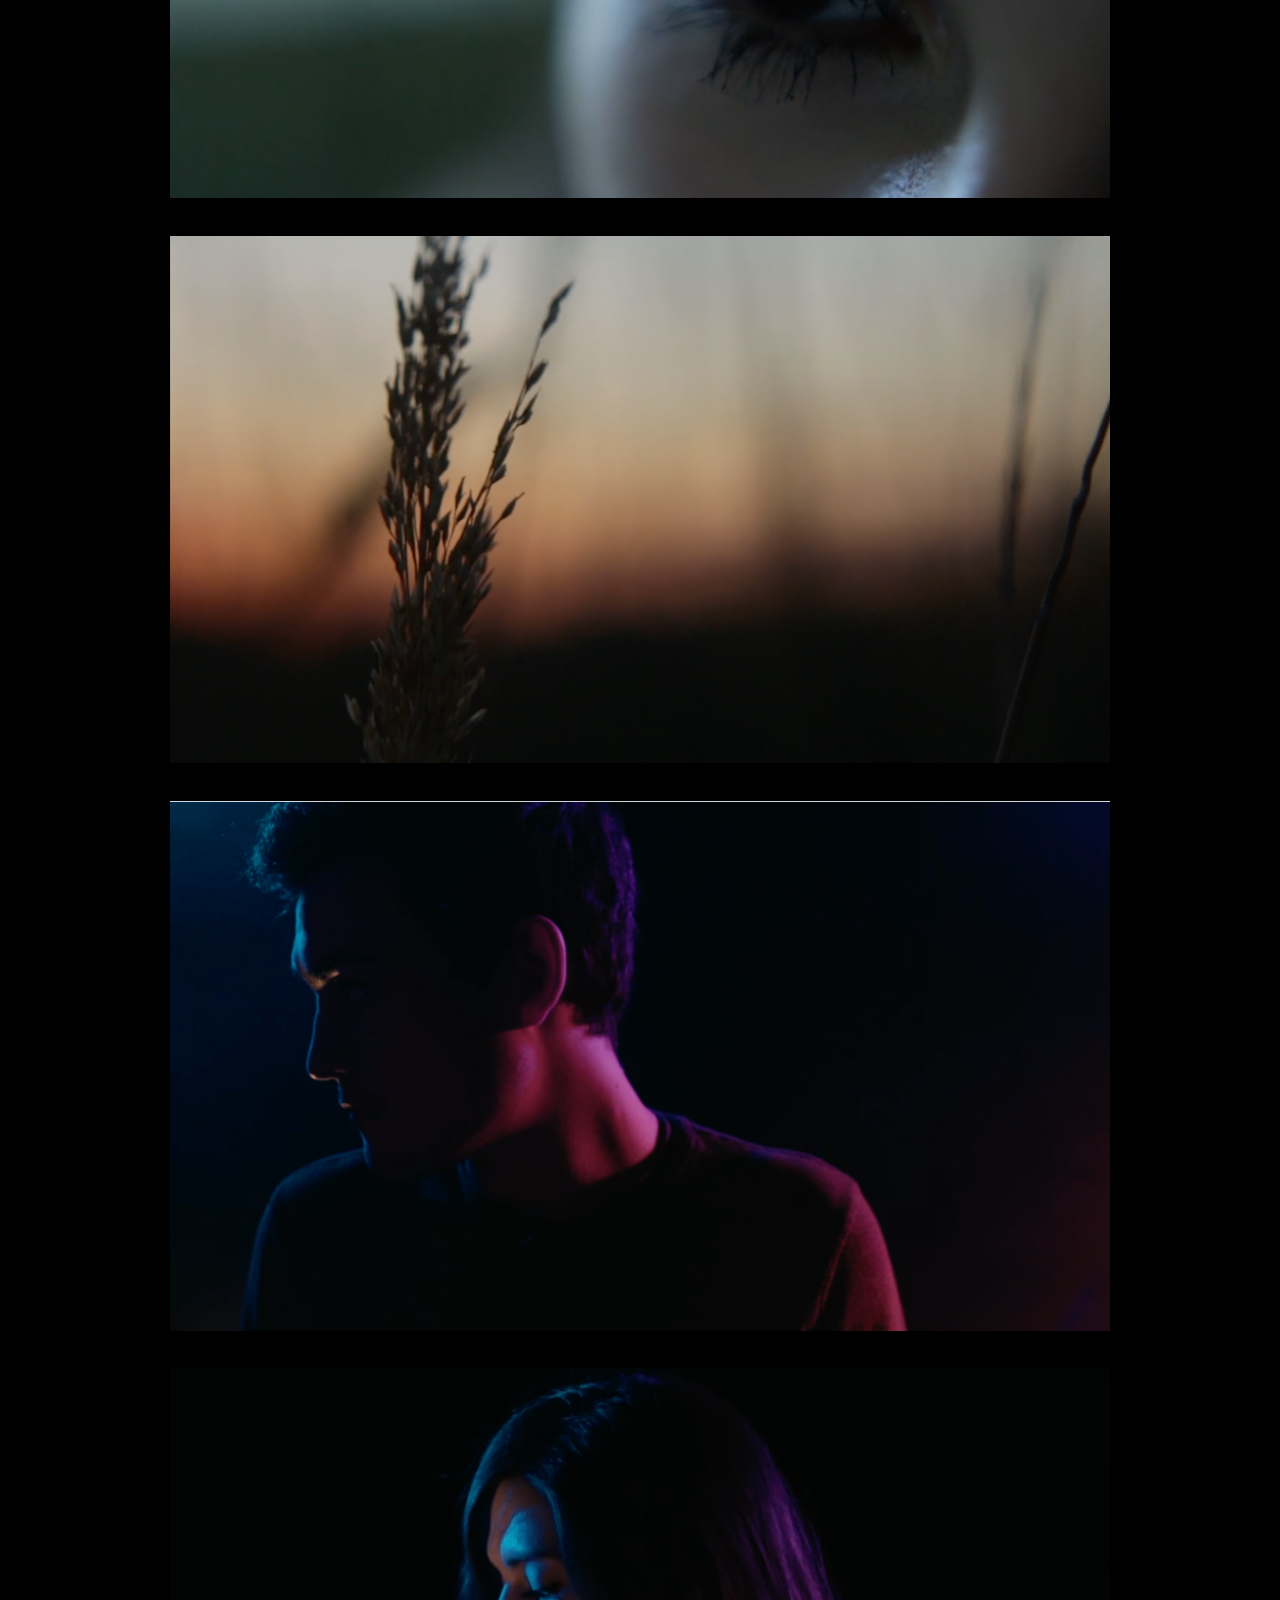
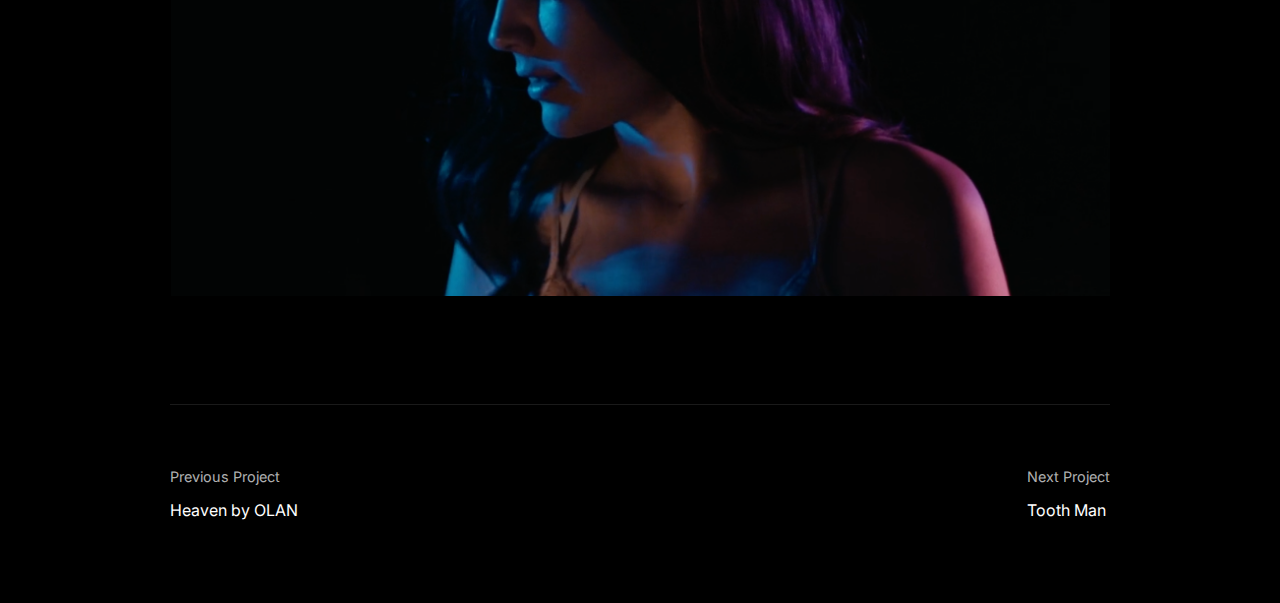
<file: space-lover.html>
<!DOCTYPE html>
<html lang="en">
<head>
    <meta charset="UTF-8">
    <meta name="viewport" content="width=device-width, initial-scale=1.0">
    <title>Space Lover by REIGN-A | Megan Olenick - Director of Photography</title>
    <link rel="stylesheet" href="styles.css">
    <link href="https://fonts.googleapis.com/css2?family=Inter:wght@300;400&display=swap" rel="stylesheet">
</head>
<body>
    <nav>
        <div class="nav-content">
            <a href="index.html" class="logo">MO</a>
            <div class="nav-links">
                <a href="work.html">Work</a>
                <a href="about.html">About</a>
            </div>
        </div>
    </nav>

    <main class="project-page">
        <div class="project-hero">
            <img src="sl4.png" alt="hands">
        </div>

        <div class="project-content">
            <header class="project-header">
                <h1>Space Lover by REIGN-A</h1>
            </header>

            <div class="project-details">
                <div class="project-detail-item">
                    <h3>Type</h3>
                    <p>Music</p>
                </div>
                <div class="project-detail-item">
                    <h3>Director</h3>
                    <p>Tiffanie Ignacio</p>
                </div>
                <div class="project-detail-item">
                    <h3>Year</h3>
                    <p>2016</p>
                </div>
            </div>

            <div class="project-description">
                <p>✨ Showcased at the Las Vegas Film Festival for the Music Video Lab, 2017</p>
            </div>

            <div class="project-images">
                <div class="project-image-full">
                    <img src="sl1.png" alt="Scene from Silent Echo">
                </div>
                <div class="project-image-full">
                    <img src="sl2.png" alt="Scene from Silent Echo">
                </div>
                <div class="project-image-full">
                    <img src="sl3.png" alt="Scene from Silent Echo">
                </div>
                <div class="project-image-full">
                    <img src="sl5.png" alt="Scene from Silent Echo">
                </div>
            </div>

            <div class="project-navigation">
                <a href="heaven-by-olan.html" class="project-nav-link">
                    <span>Previous Project</span>
                    Heaven by OLAN
                </a>
                <a href="toothman.html" class="project-nav-link">
                    <span>Next Project</span>
                    Tooth Man
                </a>
            </div>
        </div>
    </main>

    <script src="https://cdnjs.cloudflare.com/ajax/libs/gsap/3.12.2/gsap.min.js"></script>
    <script src="script.js"></script>
</body>
</html>
</file>
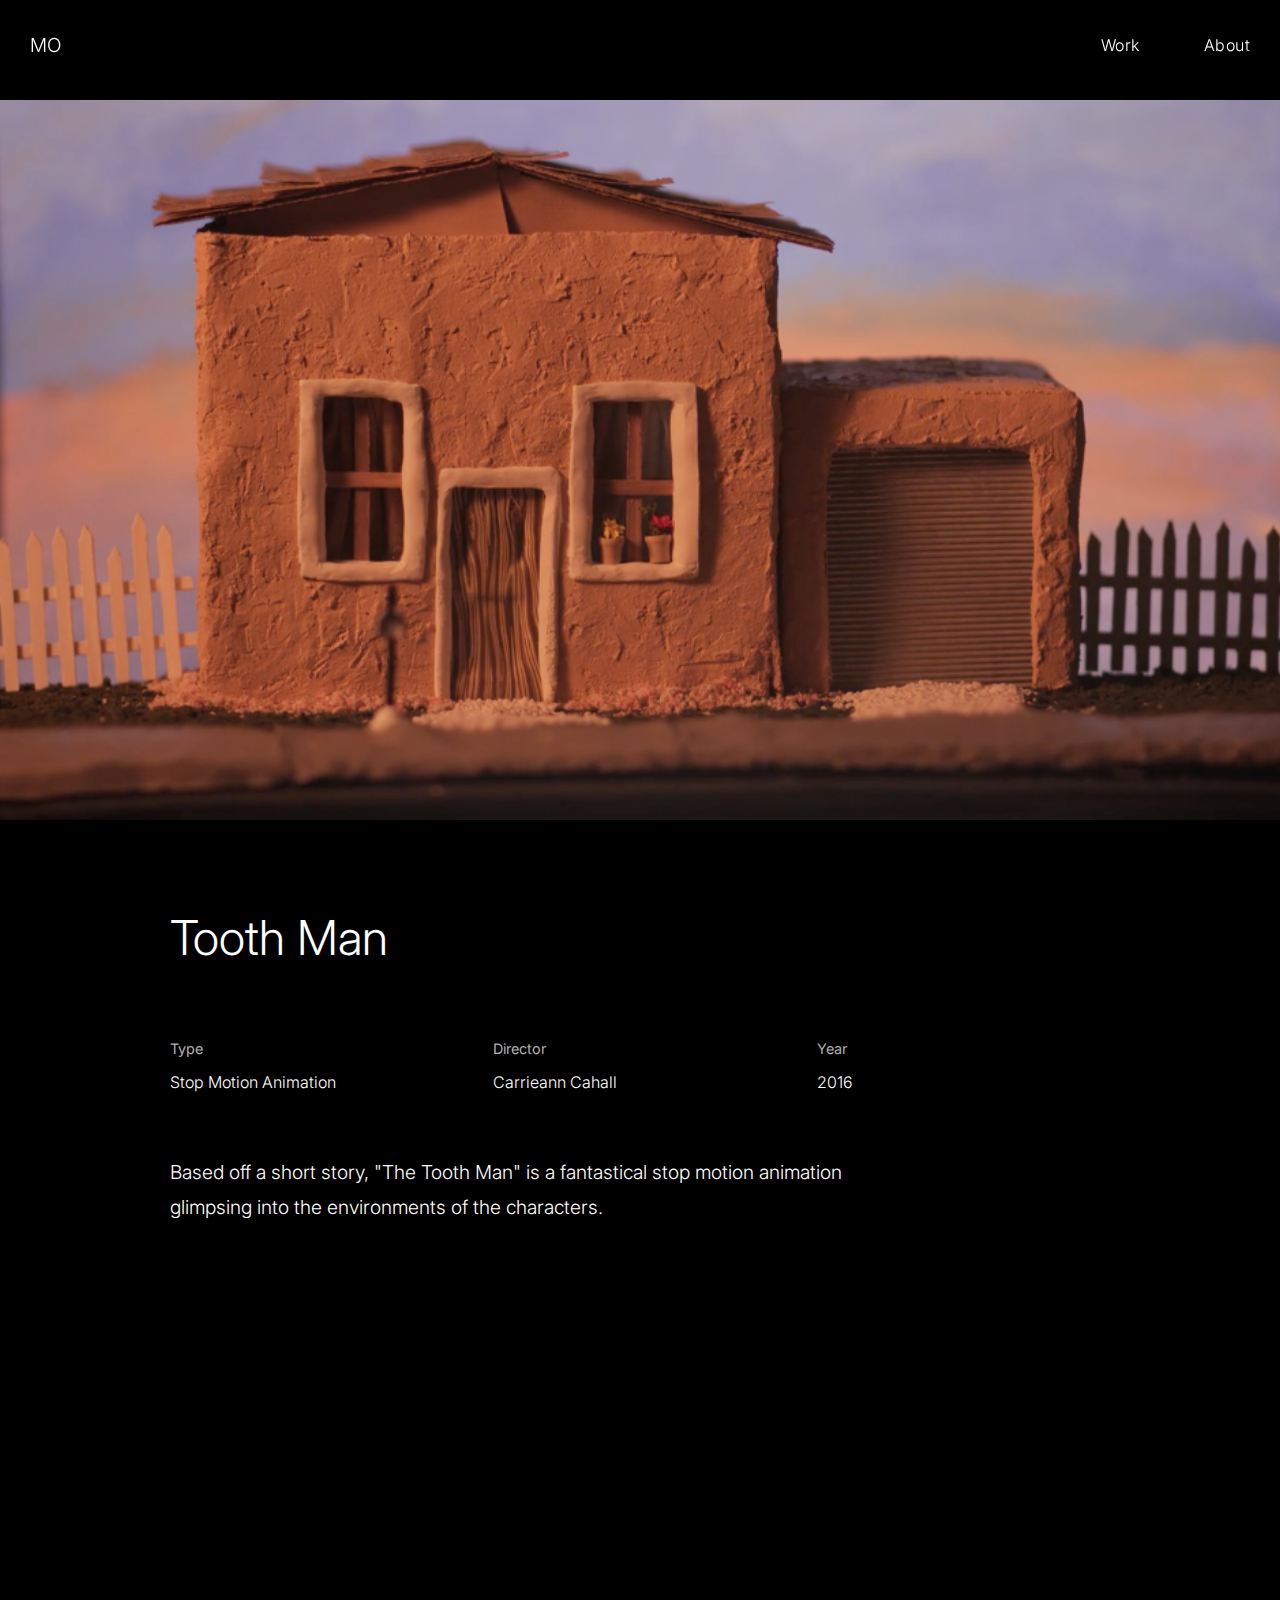
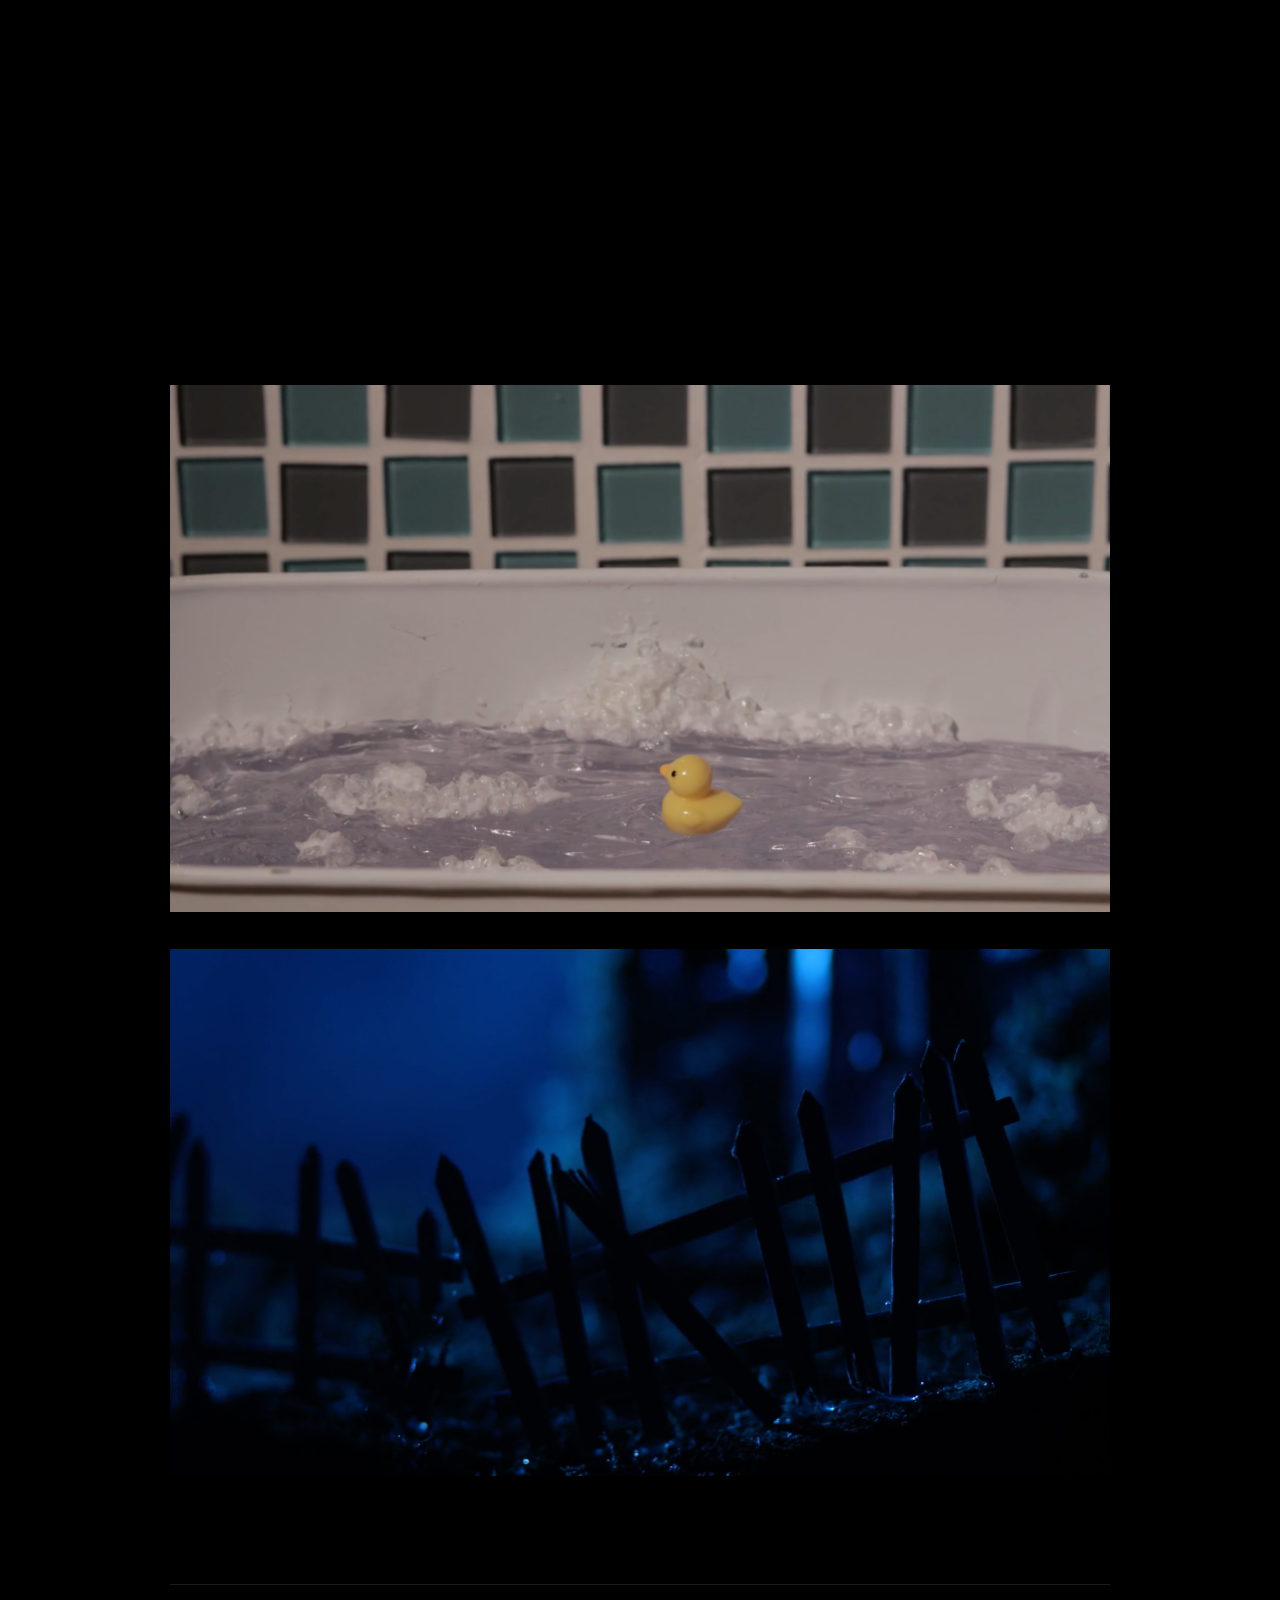
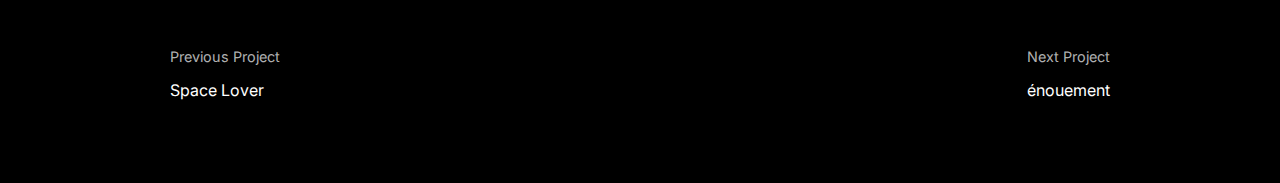
<file: toothman.html>
<!DOCTYPE html>
<html lang="en">
<head>
    <meta charset="UTF-8">
    <meta name="viewport" content="width=device-width, initial-scale=1.0">
    <title>Tooth Man | Megan Olenick - Director of Photography</title>
    <link rel="stylesheet" href="styles.css">
    <link href="https://fonts.googleapis.com/css2?family=Inter:wght@300;400&display=swap" rel="stylesheet">
</head>
<body>
    <nav>
        <div class="nav-content">
            <a href="index.html" class="logo">MO</a>
            <div class="nav-links">
                <a href="work.html">Work</a>
                <a href="about.html">About</a>
            </div>
        </div>
    </nav>

    <main class="project-page">
        <div class="project-hero">
            <img src="tm1.png" alt="Tooth Man">
        </div>

        <div class="project-content">
            <header class="project-header">
                <h1>Tooth Man</h1>
            </header>

            <div class="project-details">
                <div class="project-detail-item">
                    <h3>Type</h3>
                    <p>Stop Motion Animation</p>
                </div>
                <div class="project-detail-item">
                    <h3>Director</h3>
                    <p>Carrieann Cahall</p>
                </div>
                <div class="project-detail-item">
                    <h3>Year</h3>
                    <p>2016</p>
                </div>
            </div>

            <div class="project-description">
                <p>Based off a short story, "The Tooth Man" is a fantastical stop motion animation glimpsing into the environments of the characters.</p>
            </div>

            <div class="video-container">
                <iframe src="https://player.vimeo.com/video/164443480" width="100%" height="600" frameborder="0" allow="autoplay; fullscreen; picture-in-picture" allowfullscreen></iframe>
            </div>

            <div class="project-images">
                <div class="project-image-full">
                    <img src="tm2.png" alt="Scene from Tooth Man">
                </div>
                <div class="project-image-full">
                    <img src="tm3.png" alt="Scene from Tooth Man">
                </div>
            </div>

            <div class="project-navigation">
                <a href="space-lover.html" class="project-nav-link">
                    <span>Previous Project</span>
                    Space Lover
                </a>
                <a href="enouement.html" class="project-nav-link">
                    <span>Next Project</span>
                    énouement
                </a>
            </div>
        </div>
    </main>

    <script src="https://cdnjs.cloudflare.com/ajax/libs/gsap/3.12.2/gsap.min.js"></script>
    <script src="script.js"></script>
</body>
</html>
</file>
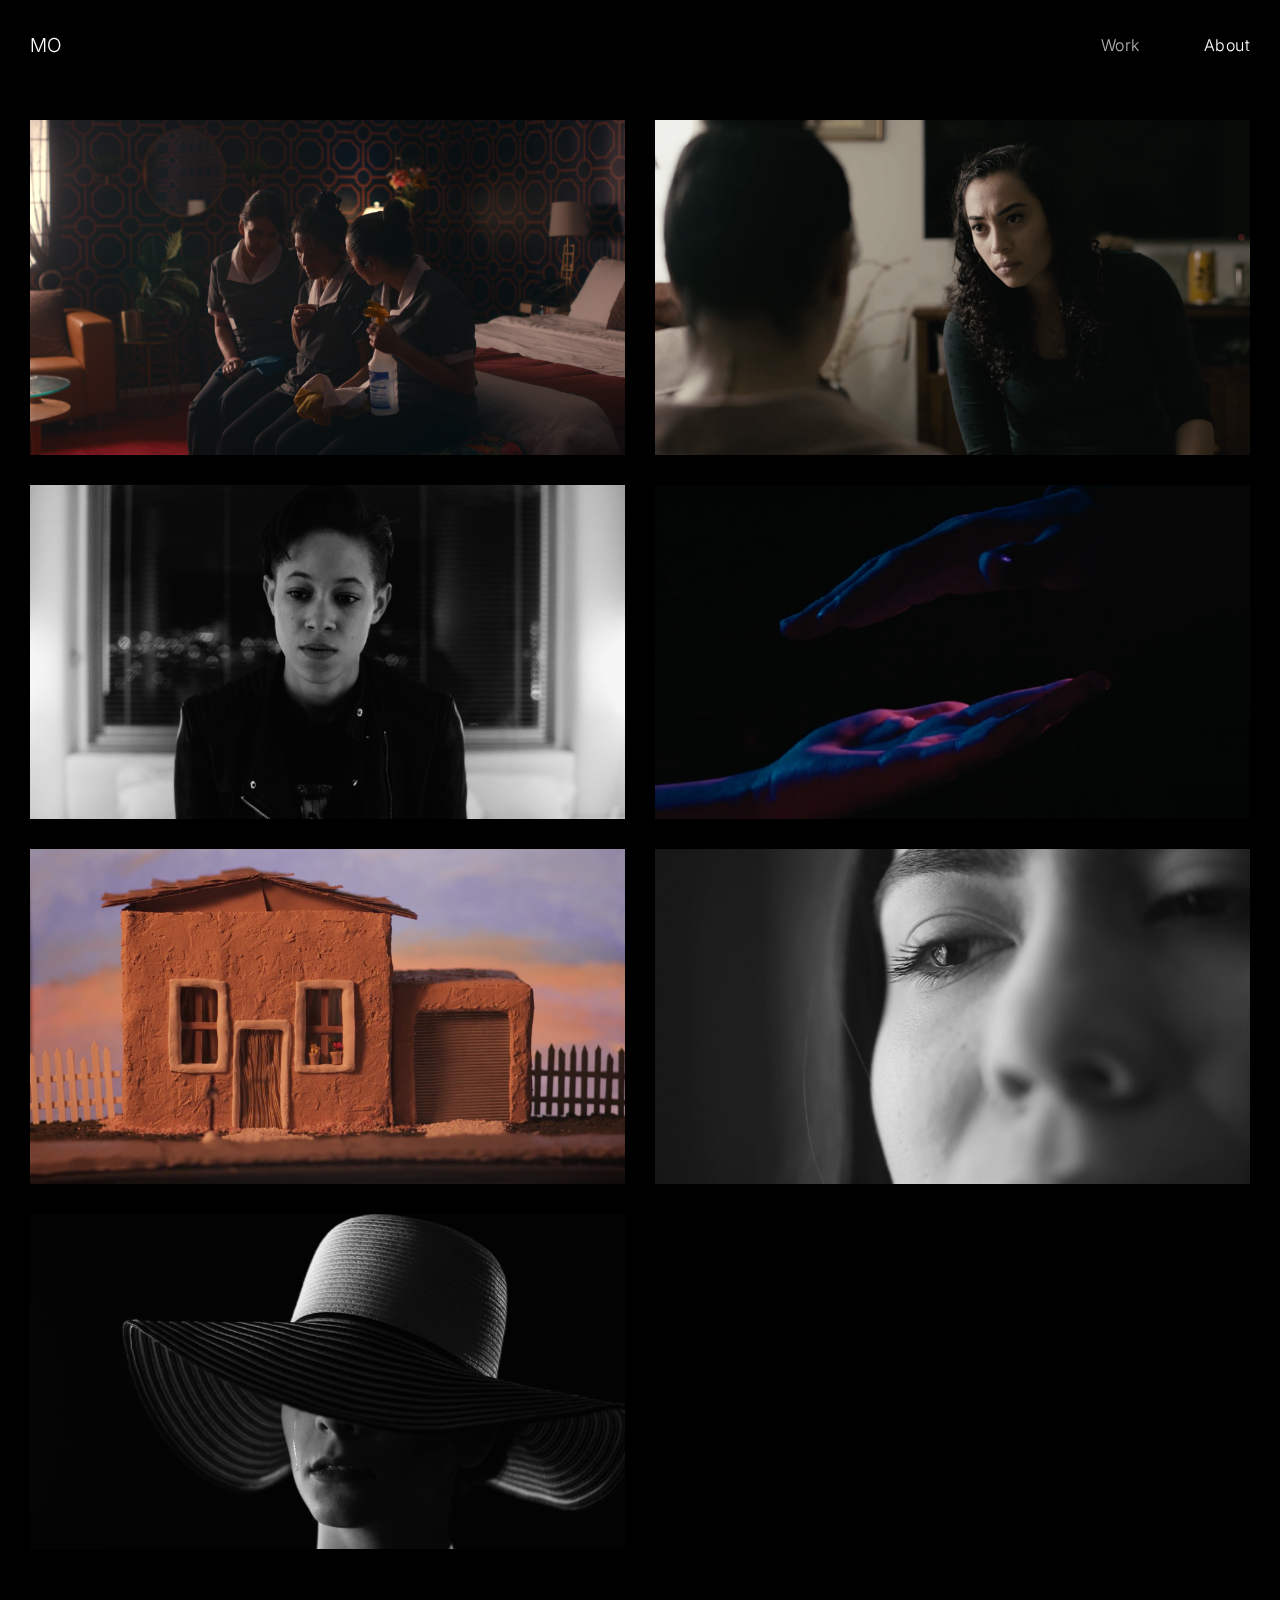
<file: work.html>
<!DOCTYPE html>
<html lang="en">
<head>
    <meta charset="UTF-8">
    <meta name="viewport" content="width=device-width, initial-scale=1.0">
    <title>Work | John Doe - Director of Photography</title>
    <link rel="stylesheet" href="styles.css">
    <link href="https://fonts.googleapis.com/css2?family=Inter:wght@300;400&display=swap" rel="stylesheet">
</head>
<body class="work-page">
    <nav>
        <div class="nav-content">
            <a href="index.html" class="logo">MO</a>
            <div class="nav-links">
                <a href="work.html" class="active">Work</a>
                <a href="about.html">About</a>
            </div>
        </div>
    </nav>

    <main>
        <div class="work-grid-container">
            <div class="work-grid">
                <div class="work-item">
                    <a href="critical-incidents.html" class="work-link">
                        <div class="work-image">
                            <img src="ci1.png" alt="critical-incidents">
                        </div>
                        <div class="work-info">
                            <h2>Critical Incidents</h2>
                            <p>Feature Film</p>
                        </div>
                    </a>
                </div>

                <div class="work-item">
                    <a href="arrangement-of-skin.html" class="work-link">
                        <div class="work-image">
                            <img src="a5.png" alt="Urban Dreams">
                        </div>
                        <div class="work-info">
                            <h2>An Arrangement of Skin</h2>
                            <p>Short Film</p>
                        </div>
                    </a>
                </div>

                <div class="work-item">
                    <a href="heaven-by-olan.html" class="work-link">
                        <div class="work-image">
                            <img src="01.png" alt="OLAN">
                        </div>
                        <div class="work-info">
                            <h2>Heaven by OLAN</h2>
                            <p>Music Video</p>
                        </div>
                    </a>
                </div>

                <div class="work-item">
                    <a href="space-lover.html" class="work-link">
                        <div class="work-image">
                            <img src="sl4.png" alt="Borglesque">
                        </div>
                        <div class="work-info">
                            <h2>Space Lover by REIGN-A</h2>
                            <p>Music</p>
                        </div>
                    </a>
                </div>

                <div class="work-item">
                    <a href="toothman.html" class="work-link">
                        <div class="work-image">
                            <img src="tm1.png" alt="Gamu-Gamo">
                        </div>
                        <div class="work-info">
                            <h2>Tooth Man</h2>
                            <p>Stop Motion Animation</p>
                        </div>
                    </a>
                </div>

                <div class="work-item">
                    <a href="enouement.html" class="work-link">
                        <div class="work-image">
                            <img src="e5.png" alt="Silent Echo">
                        </div>
                        <div class="work-info">
                            <h2>énouement</h2>
                            <p>Experimental Short Film</p>
                        </div>
                    </a>
                </div>

                <div class="work-item">
                    <a href="you-let-me-down.html" class="work-link">
                        <div class="work-image">
                            <img src="y5.png" alt="City Lights">
                        </div>
                        <div class="work-info">
                            <h2>You Let Me Down</h2>
                            <p>Experimental</p>
                        </div>
                    </a>
                </div>

                    </a>
                </div>
            </div>
        </div>
    </main>

    <script src="https://cdnjs.cloudflare.com/ajax/libs/gsap/3.12.2/gsap.min.js"></script>
    <script src="script.js"></script>
</body>
</html>
</file>
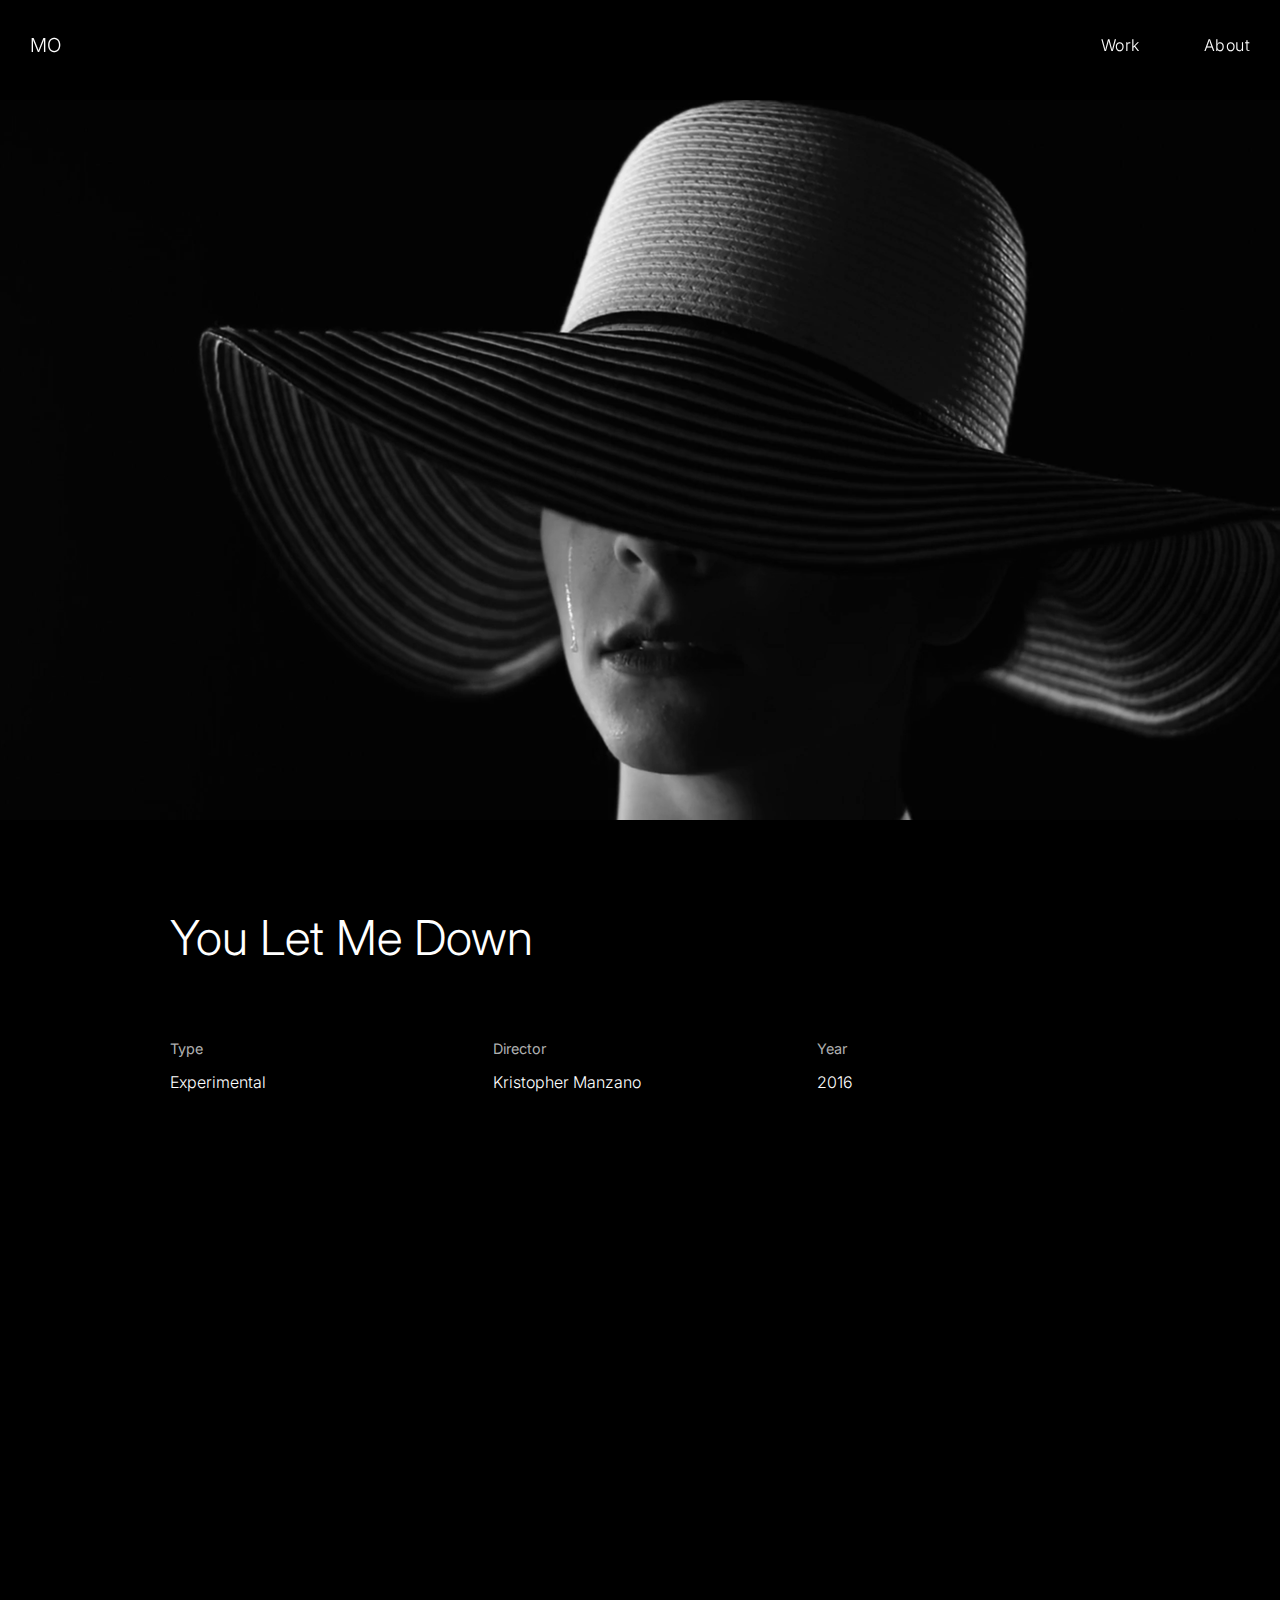
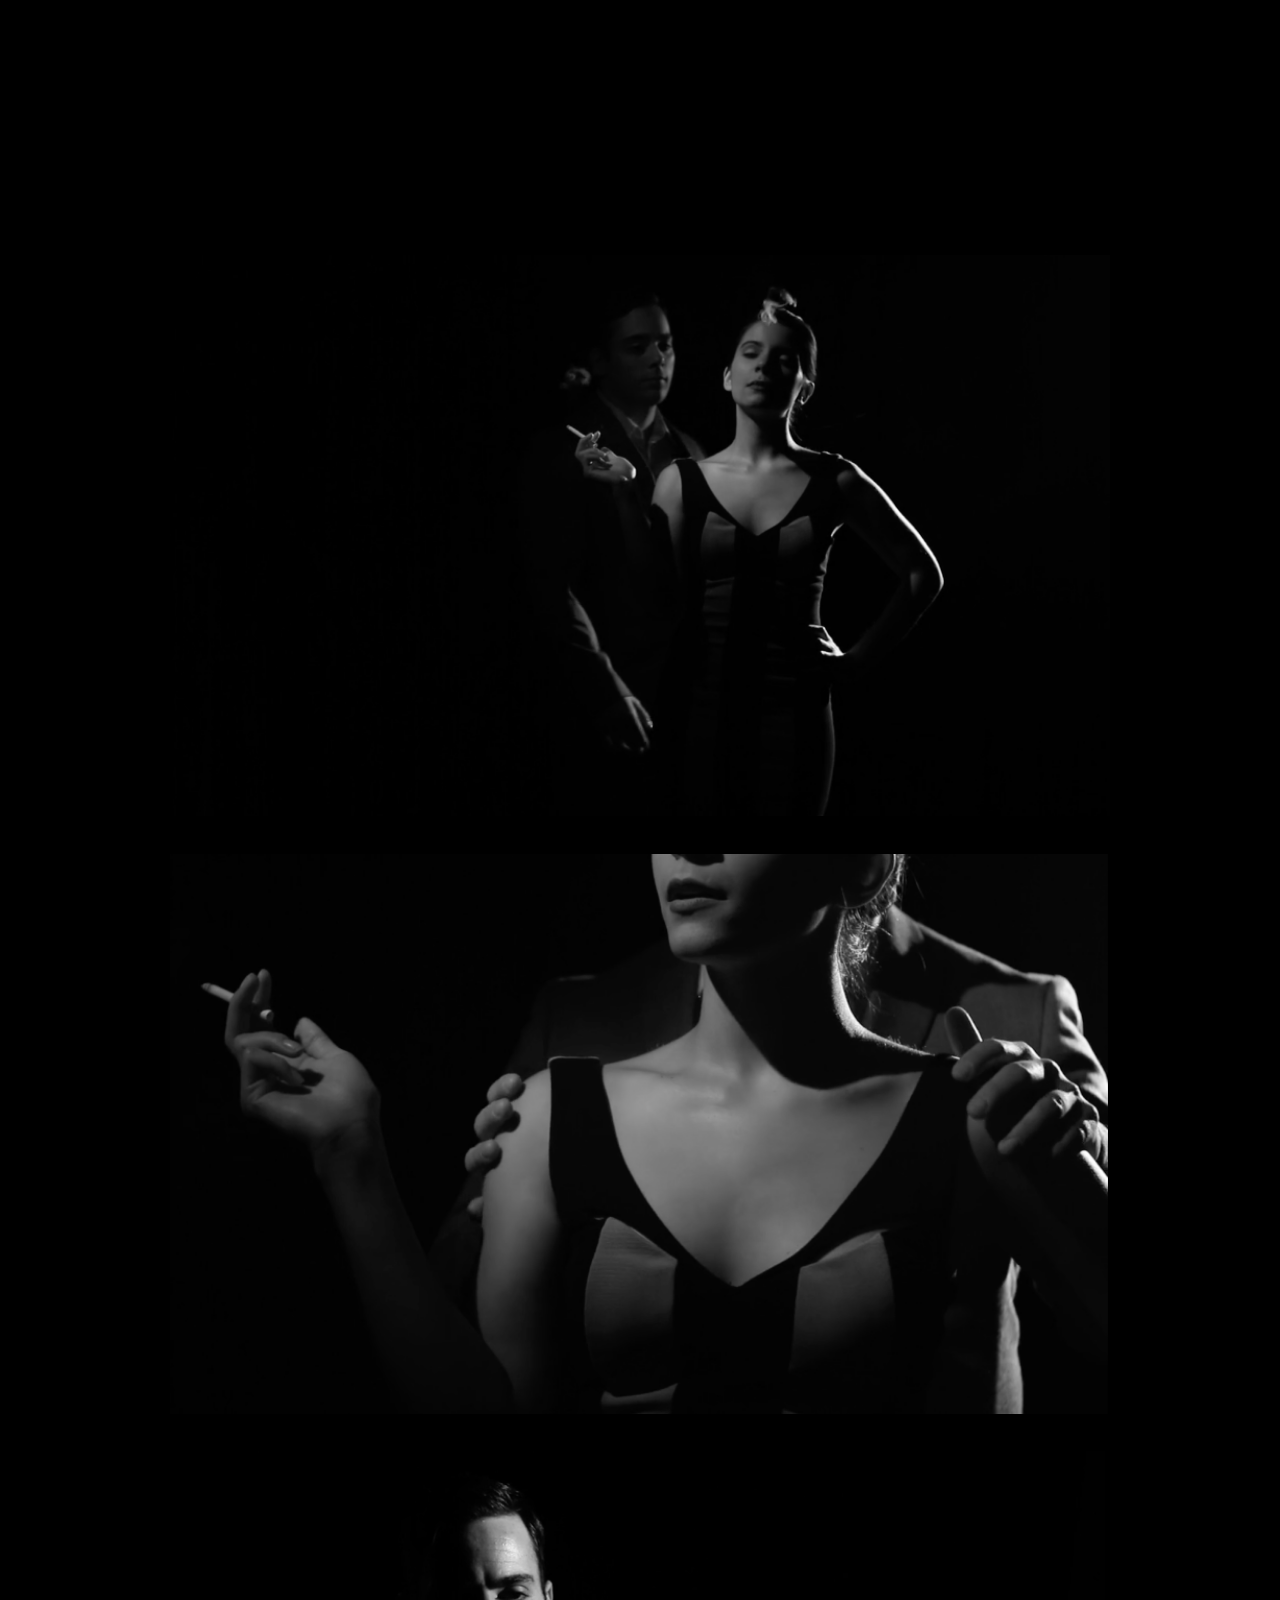
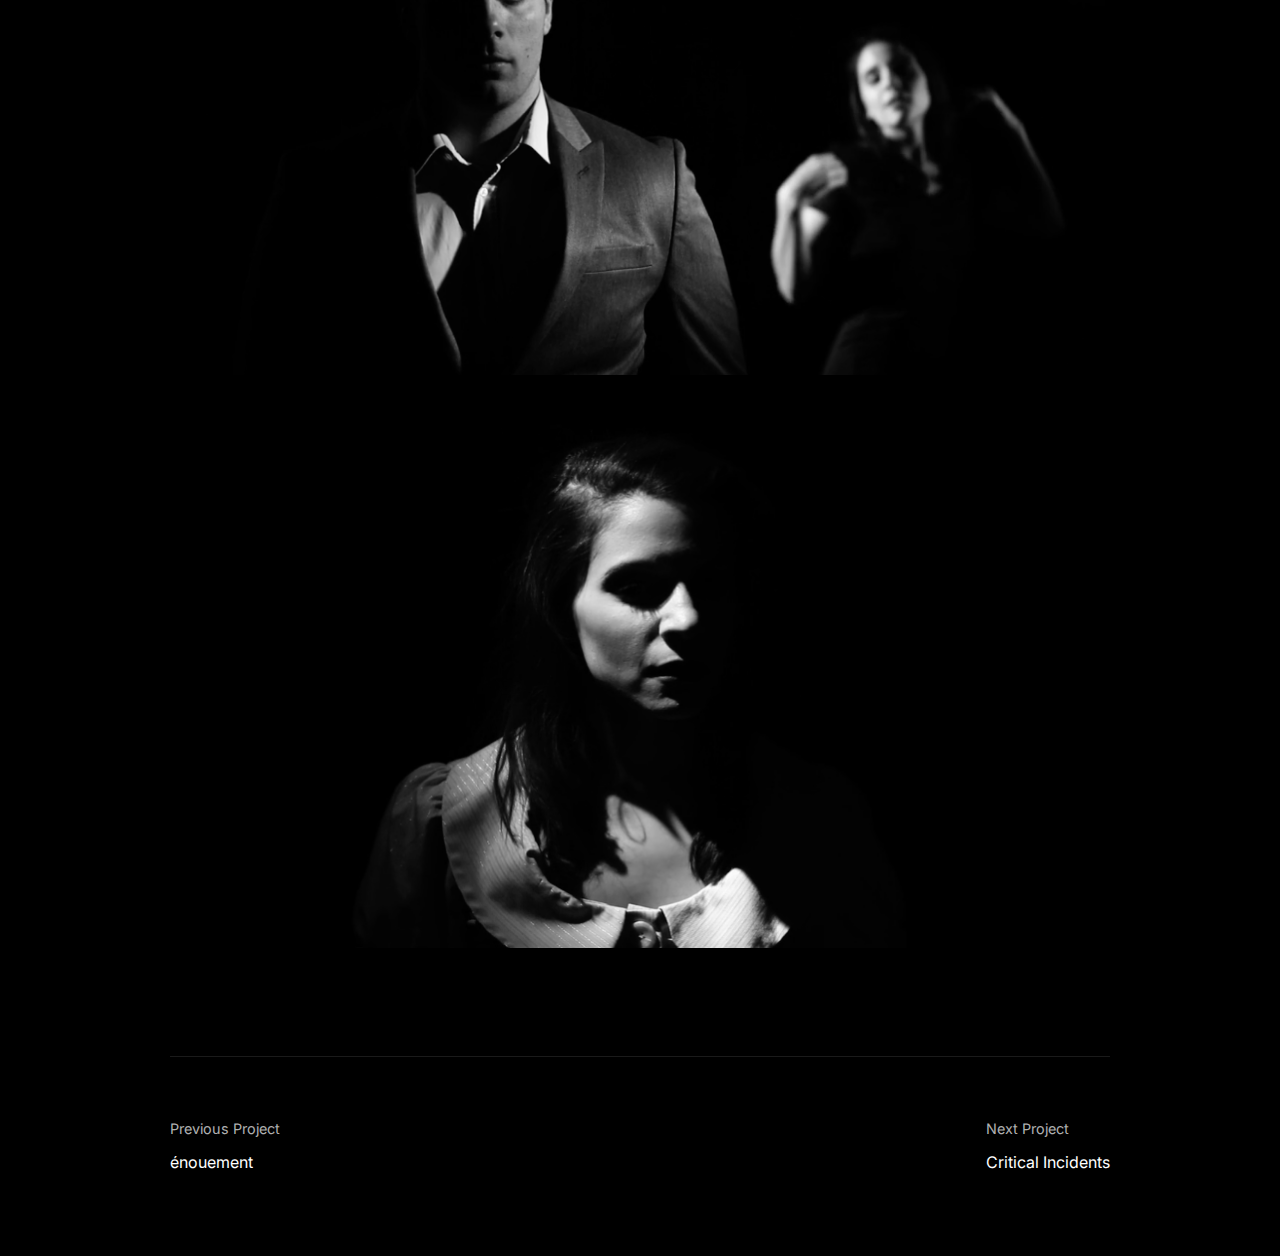
<file: you-let-me-down.html>
<!DOCTYPE html>
<html lang="en">
<head>
    <meta charset="UTF-8">
    <meta name="viewport" content="width=device-width, initial-scale=1.0">
    <title>You Let Me Down | Megan Olenick - Director of Photography</title>
    <link rel="stylesheet" href="styles.css">
    <link href="https://fonts.googleapis.com/css2?family=Inter:wght@300;400&display=swap" rel="stylesheet">
</head>
<body>
    <nav>
        <div class="nav-content">
            <a href="index.html" class="logo">MO</a>
            <div class="nav-links">
                <a href="work.html">Work</a>
                <a href="about.html">About</a>
            </div>
        </div>
    </nav>

    <main class="project-page">
        <div class="project-hero">
            <img src="y5.png" alt="You Let Me Down">
        </div>

        <div class="project-content">
            <header class="project-header">
                <h1>You Let Me Down</h1>
            </header>

            <div class="project-details">
                <div class="project-detail-item">
                    <h3>Type</h3>
                    <p>Experimental</p>
                </div>
                <div class="project-detail-item">
                    <h3>Director</h3>
                    <p>Kristopher Manzano</p>
                </div>
                <div class="project-detail-item">
                    <h3>Year</h3>
                    <p>2016</p>
                </div>
            </div>

            <div class="project-description">
            </div>

            <div class="video-container">
                <iframe src="https://player.vimeo.com/video/123456789" width="100%" height="600" frameborder="0" allow="autoplay; fullscreen; picture-in-picture" allowfullscreen></iframe>
            </div>

            <div class="project-images">
                <div class="project-image-full">
                    <img src="y1.png" alt="Scene from You Let Me Down">
                </div>
                <div class="project-image-full">
                    <img src="y2.png" alt="Scene from You Let Me Down">
                </div>
                <div class="project-image-full">
                    <img src="y3.png" alt="Scene from You Let Me Down">
                </div>
                <div class="project-image-full">
                    <img src="y4.png" alt="Scene from You Let Me Down">
                </div>
            </div>

            <div class="project-navigation">
                <a href="enouement.html" class="project-nav-link">
                    <span>Previous Project</span>
                    énouement
                </a>
                <a href="critical-incidents.html" class="project-nav-link">
                    <span>Next Project</span>
                    Critical Incidents
                </a>
            </div>
        </div>
    </main>

    <script src="https://cdnjs.cloudflare.com/ajax/libs/gsap/3.12.2/gsap.min.js"></script>
    <script src="script.js"></script>
</body>
</html>
</file>
<file: styles.css>
:root {
    --bg-color: #000000;
    --text-color: #ffffff;
    --text-color-dim: rgba(255, 255, 255, 0.7);
}

* {
    margin: 0;
    padding: 0;
    box-sizing: border-box;
}

body {
    font-family: 'Inter', sans-serif;
    background-color: var(--bg-color);
    color: var(--text-color);
    line-height: 1.6;
    height: 100%;
    overflow-x: hidden;
}

/* Navigation */
nav {
    position: fixed;
    width: 100%;
    padding: 30px;
    z-index: 1000;
    mix-blend-mode: difference;
}

.nav-content {
    max-width: 1400px;
    margin: 0 auto;
    display: flex;
    justify-content: space-between;
    align-items: center;
}

.logo {
    font-size: 1.2rem;
    text-decoration: none;
    color: var(--text-color);
    font-weight: 300;
}

.nav-links a {
    margin-left: 60px;
    color: var(--text-color);
    text-decoration: none;
    font-weight: 300;
    transition: opacity 0.3s ease;
    letter-spacing: 0.5px;
}

.nav-links a:hover,
.nav-links a.active {
    opacity: 0.7;
}

/* Projects */
.projects-container {
    position: relative;
    height: 400vh; /* Height for 4 projects */
}

.project {
    position: sticky;
    top: 0;
    height: 100vh;
    width: 100%;
    overflow: hidden;
    background-color: var(--bg-color);
}

.project-link {
    position: relative;
    display: block;
    width: 100%;
    height: 100%;
    text-decoration: none;
    color: var(--text-color);
    z-index: 1;
}

.project-image {
    position: absolute;
    top: 0;
    left: 0;
    width: 100%;
    height: 100%;
}

.project-image img {
    width: 100%;
    height: 100%;
    object-fit: cover;
}

.project-info {
    position: absolute;
    bottom: 60px;
    left: 60px;
    z-index: 2;
}

.project-info h2 {
    font-size: 2rem;
    font-weight: 300;
    margin-bottom: 10px;
}

.project-info p {
    font-size: 1rem;
    color: var(--text-color-dim);
}

/* About Page Styles */
.about-page {
    min-height: 100vh;
    padding: 0 30px;
}

.about-content {
    max-width: 1400px;
    margin: 0 auto;
    display: grid;
    grid-template-columns: 1fr 1fr;
    gap: 80px;
    padding: 100px 0;
    align-items: start;
}

.about-text {
    max-width: 600px;
}

.about-text h1 {
    font-size: 2.5rem;
    font-weight: 300;
    margin-bottom: 10px;
}

.about-text h2 {
    font-size: 1.2rem;
    font-weight: 300;
    color: var(--text-color-dim);
    margin-bottom: 40px;
}

.about-text p {
    margin-bottom: 30px;
    font-weight: 300;
    line-height: 1.8;
}

.about-image {
    position: sticky;
    top: 100px;
}

.about-image img {
    width: 100%;
    height: auto;
    object-fit: cover;
}

.contact-info {
    margin-top: 60px;
}

.contact-info h3 {
    font-size: 1rem;
    font-weight: 400;
    margin-bottom: 20px;
}

.contact-info a {
    color: var(--text-color);
    text-decoration: none;
    transition: opacity 0.3s ease;
}

.contact-info a:hover {
    opacity: 0.7;
}

@media (max-width: 1024px) {
    .about-content {
        grid-template-columns: 1fr;
        gap: 40px;
    }

    .about-text {
        max-width: 100%;
    }

    .about-image {
        position: relative;
        top: 0;
        max-width: 600px;
        margin: 0 auto;
    }
}

/* Work Grid Page */
.work-page main {
    padding: 120px 30px 60px;
}

.work-grid-container {
    max-width: 1400px;
    margin: 0 auto;
}

.work-grid {
    display: grid;
    grid-template-columns: repeat(2, 1fr);
    gap: 30px;
}

.work-item {
    position: relative;
    aspect-ratio: 16/9;
    overflow: hidden;
}

.work-link {
    text-decoration: none;
    color: var(--text-color);
}

.work-image {
    width: 100%;
    height: 100%;
}

.work-image img {
    width: 100%;
    height: 100%;
    object-fit: cover;
    transition: transform 0.5s ease;
}

.work-info {
    position: absolute;
    bottom: 0;
    left: 0;
    width: 100%;
    padding: 30px;
    background: linear-gradient(to top, rgba(0,0,0,0.8) 0%, rgba(0,0,0,0) 100%);
    opacity: 0;
    transform: translateY(20px);
    transition: all 0.3s ease;
}

.work-info h2 {
    font-size: 1.5rem;
    font-weight: 300;
    margin-bottom: 5px;
}

.work-info p {
    font-size: 1rem;
    color: var(--text-color-dim);
}

.work-item:hover .work-image img {
    transform: scale(1.05);
}

.work-item:hover .work-info {
    opacity: 1;
    transform: translateY(0);
}

/* Individual Project Pages */
.project-page {
    padding-top: 100px;
}

.project-hero {
    width: 100%;
    height: 80vh;
    position: relative;
}

.project-hero img {
    width: 100%;
    height: 100%;
    object-fit: cover;
}

.project-content {
    max-width: 1000px;
    margin: 0 auto;
    padding: 80px 30px;
}

.project-header {
    margin-bottom: 60px;
}

.project-header h1 {
    font-size: 3rem;
    font-weight: 300;
    margin-bottom: 20px;
}

.project-details {
    display: grid;
    grid-template-columns: repeat(3, 1fr);
    gap: 30px;
    margin-bottom: 60px;
}

.project-detail-item h3 {
    font-size: 0.9rem;
    font-weight: 400;
    color: var(--text-color-dim);
    margin-bottom: 10px;
}

.project-detail-item p {
    font-size: 1rem;
    font-weight: 300;
}

.project-description {
    max-width: 700px;
    margin-bottom: 80px;
}

.project-description p {
    font-size: 1.2rem;
    font-weight: 300;
    line-height: 1.8;
    margin-bottom: 30px;
}

.project-images {
    display: grid;
    gap: 30px;
    margin-top: 0;
}

.project-image-full {
    width: 100%;
}

.project-image-full img {
    width: 100%;
    height: auto;
}

.project-navigation {
    margin-top: 100px;
    padding-top: 60px;
    border-top: 1px solid rgba(255, 255, 255, 0.1);
    display: flex;
    justify-content: space-between;
}

.project-nav-link {
    text-decoration: none;
    color: var(--text-color);
    transition: opacity 0.3s ease;
}

.project-nav-link:hover {
    opacity: 0.7;
}

.project-nav-link span {
    display: block;
    font-size: 0.9rem;
    color: var(--text-color-dim);
    margin-bottom: 10px;
}

.video-container {
    margin-bottom: 80px;
    position: relative;
    width: 100%;
    background: #000;
}

.video-container iframe {
    display: block;
    margin: 0 auto;
}

@media (max-width: 768px) {
    .project-info {
        bottom: 40px;
        left: 40px;
    }

    .project-info h2 {
        font-size: 1.5rem;
    }

    .about-content {
        grid-template-columns: 1fr;
        gap: 40px;
        padding: 60px 0;
    }

    .about-image {
        position: relative;
        top: 0;
        order: -1;
    }

    .work-grid {
        grid-template-columns: 1fr;
        gap: 20px;
    }

    .work-page main {
        padding: 100px 20px 40px;
    }

    .project-header h1 {
        font-size: 2rem;
    }

    .project-details {
        grid-template-columns: 1fr;
        gap: 20px;
    }

    .project-content {
        padding: 60px 20px;
    }

    .project-description p {
        font-size: 1rem;
    }

    .video-container iframe {
        height: 400px;
    }
}

@media (max-width: 480px) {
    .video-container iframe {
        height: 300px;
    }
}
</file>
